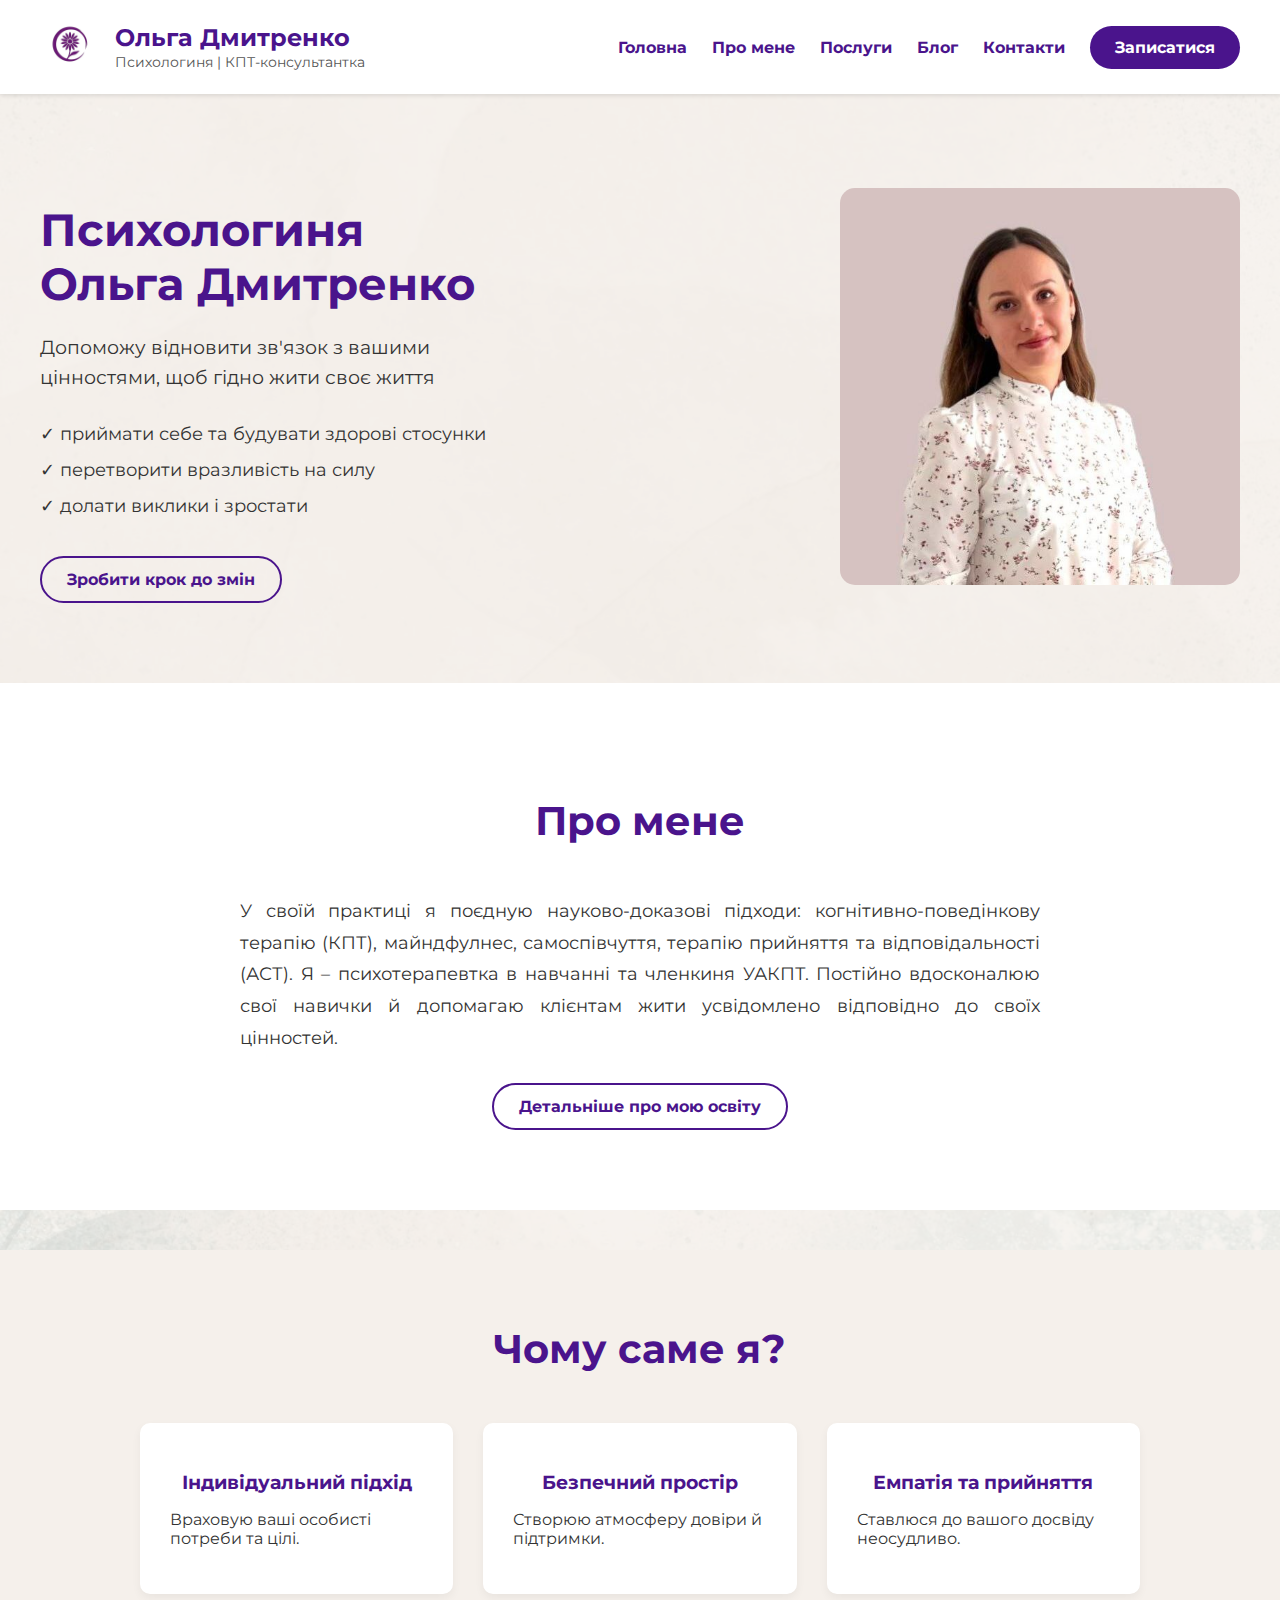
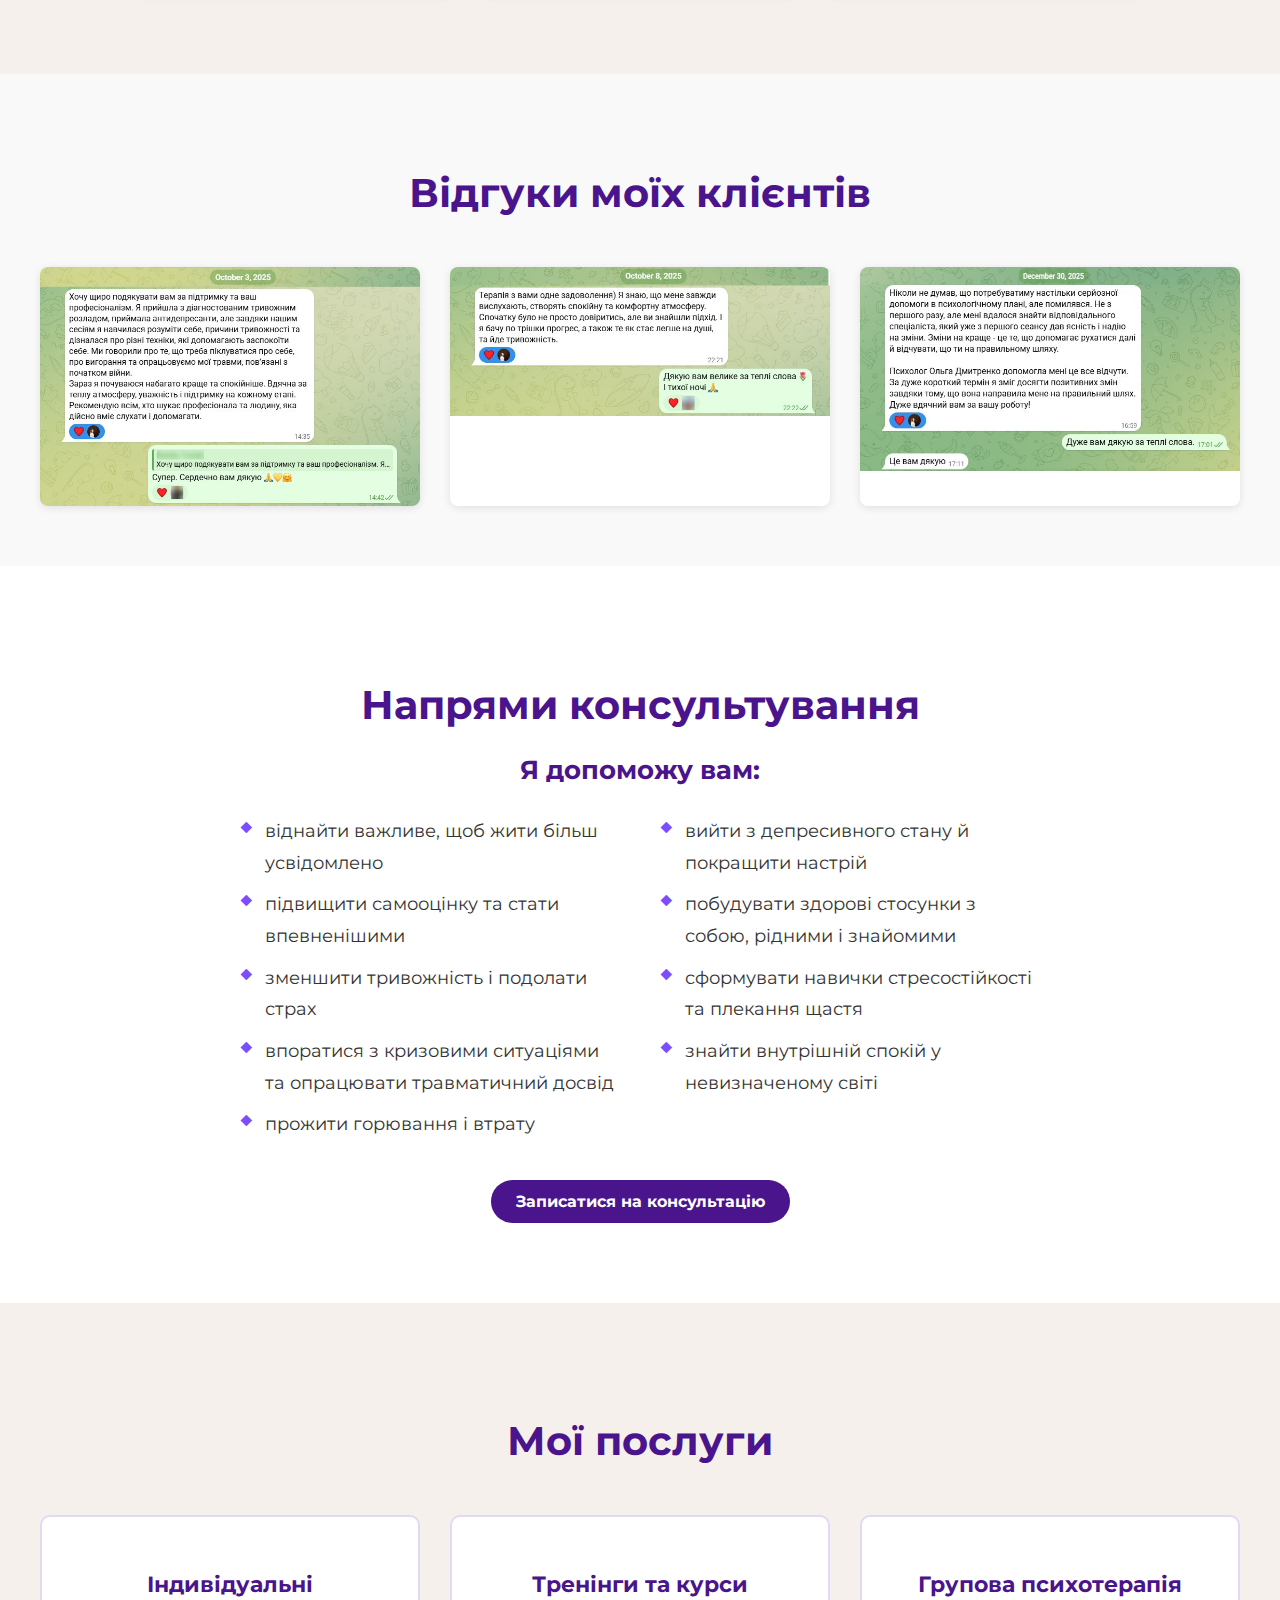
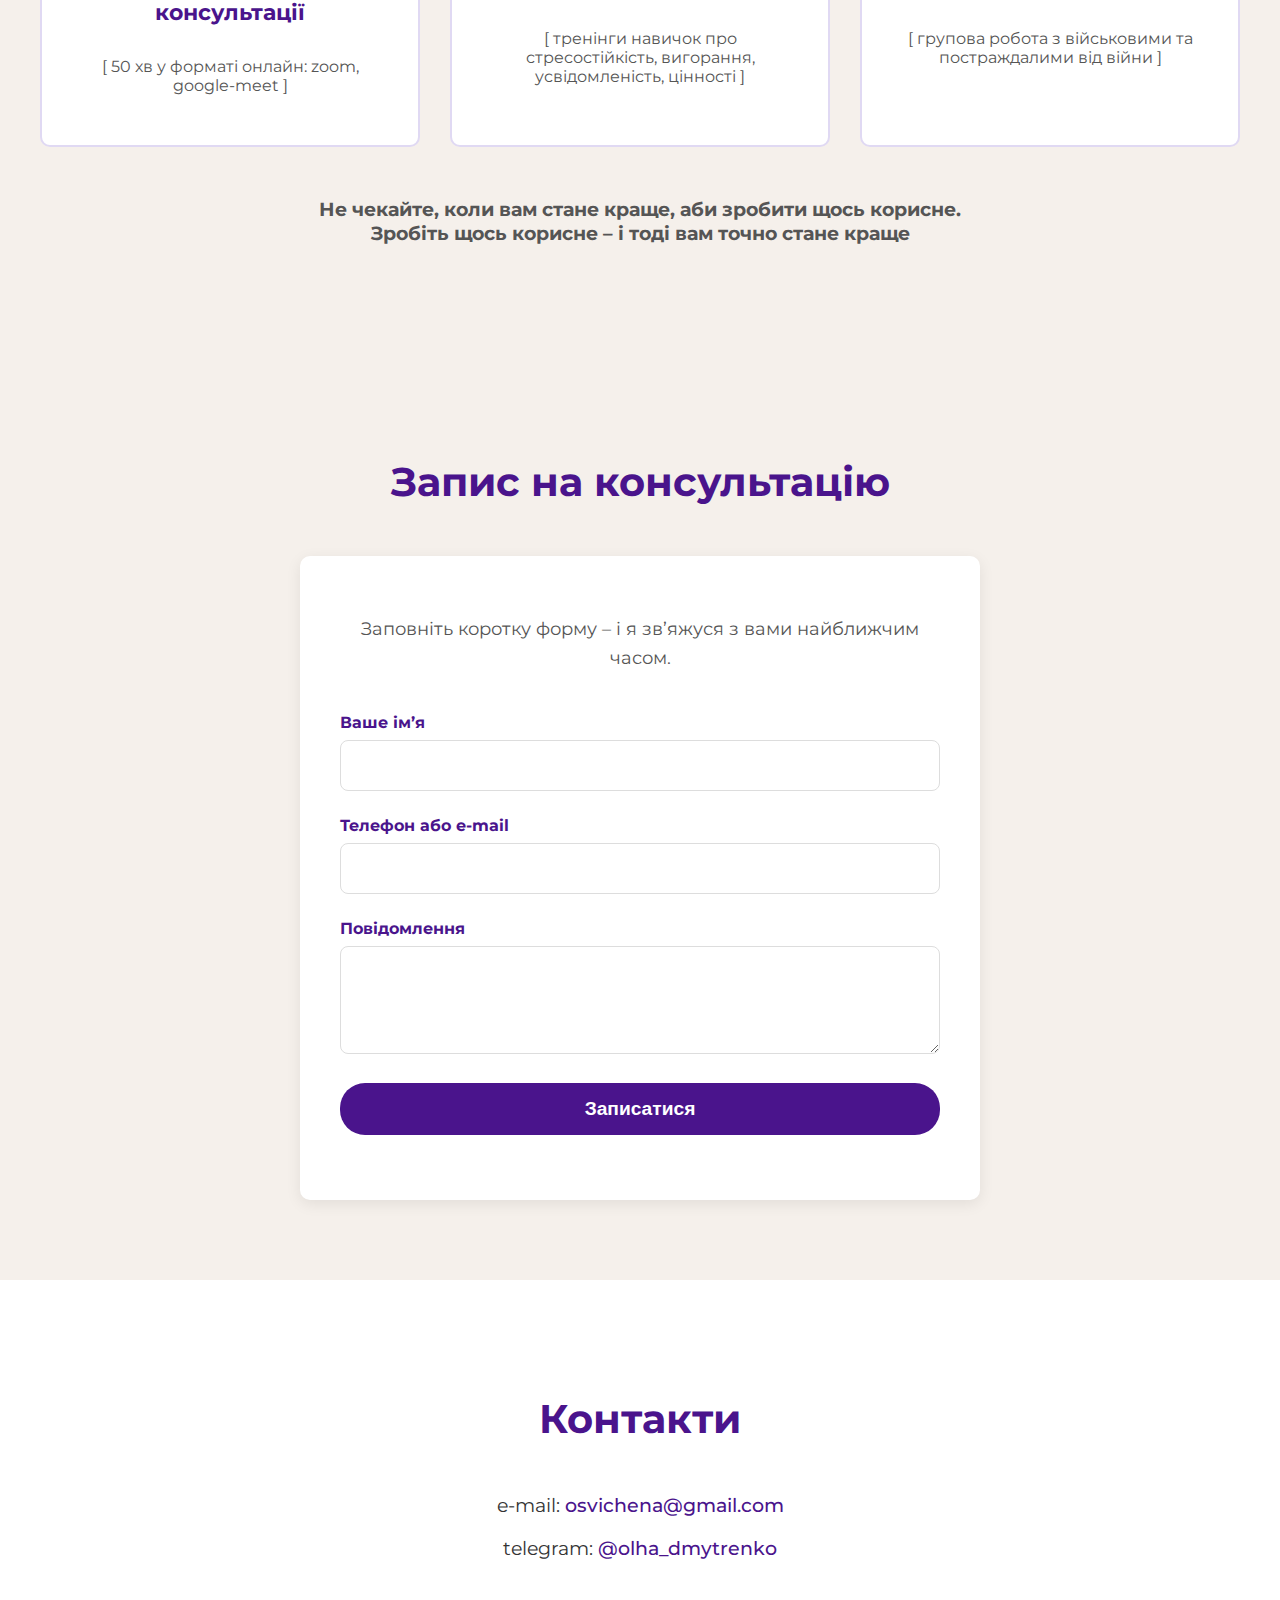
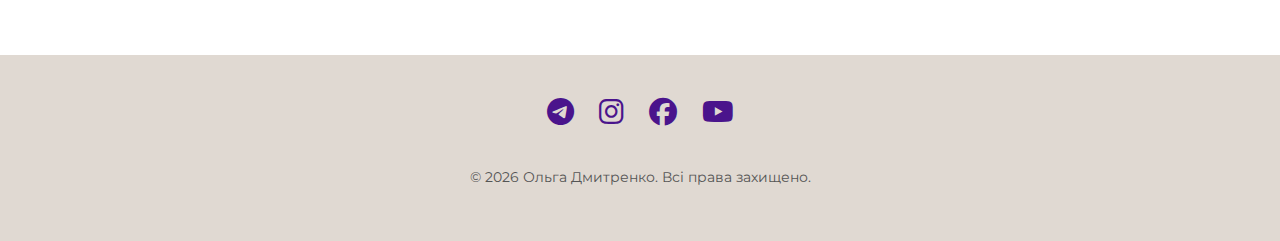
<file: index.html>
<!DOCTYPE html>
<html lang="uk">
<head>
    <meta charset="UTF-8">
    <meta name="viewport" content="width=device-width, initial-scale=1.0">
    <title>Ольга Дмитренко - Психологиня | КПТ-консультантка</title>

    <!-- SEO Meta Tags -->
    <meta name="author" content="Ольга Дмитренко">
    <meta name="description" content="Ольга Дмитренко - психолог онлайн та КПТ-консультант у Києві. Професійна допомога при тривожності, депресії, ПТСР та стресі. Запишіться на консультацію.">
    <meta name="keywords" content="психолог онлайн, КПТ-консультант Київ, психотерапевт, когнітивно-поведінкова терапія, психологічна допомога, тривожність, депресія, ПТСР, самооцінка, впевненість, майндфулнес, усвідомленість, стрес, справитися зі стресом, пережити втрату, горе, травма, криза, самоспівчуття, покращити настрій, стосунки, науково-доказовий метод, терапія прийняття і відповідальності">

    <!-- Favicon Links -->
    <link rel="apple-touch-icon" sizes="180x180" href="/apple-touch-icon.png">
    <link rel="icon" type="image/png" sizes="32x32" href="/favicon-32x32.png">
    <link rel="icon" type="image/png" sizes="16x16" href="/favicon-16x16.png">
    <link rel="manifest" href="/site.webmanifest">
    <meta name="msapplication-TileColor" content="#da532c">
    <meta name="theme-color" content="#ffffff">

    <!-- Font Awesome CDN -->
    <link rel="stylesheet" href="https://cdnjs.cloudflare.com/ajax/libs/font-awesome/6.5.2/css/all.min.css">
    <link rel="stylesheet" href="css/style.css">
    <link rel="preconnect" href="https://fonts.googleapis.com">
    <link rel="preconnect" href="https://fonts.gstatic.com" crossorigin>
    <link href="https://fonts.googleapis.com/css2?family=Montserrat:wght@400;500;700&display=swap" rel="stylesheet">
    
    <!-- Google tag (gtag.js) -->
    <script async src="https://www.googletagmanager.com/gtag/js?id=G-BVMBR32XLR"></script>
    <script>
      window.dataLayer = window.dataLayer || [];
      function gtag(){dataLayer.push(arguments);}
      gtag('js', new Date());
    
      gtag('config', 'G-BVMBR32XLR');
    </script>
</head>
<body>

    <header class="header">
        <div class="container">
            <div class="header-content">
                <div class="logo">
                    <a href="index.html">
                        <img src="images/logo.jpg" alt="Логотип Ольга Дмитренко">
                    </a>
                    <div class="logo-text">
                        <span class="name">Ольга Дмитренко</span>
                        <span class="tagline">Психологиня | КПТ-консультантка</span>
                    </div>
                </div>
                
                <button class="mobile-menu-toggle" aria-label="Open menu">
                    <span></span>
                    <span></span>
                    <span></span>
                </button>

                <div class="header-right">
                    <nav class="navigation">
                        <ul>
                            <li><a href="index.html">Головна</a></li>
                            <li><a href="education.html">Про мене</a></li>
                            <li><a href="index.html#services">Послуги</a></li>
                            <li><a href="blog.html">Блог</a></li>
                            <li><a href="index.html#contact">Контакти</a></li>
                        </ul>
                    </nav>
                    <div class="header-actions">
                        <a href="#contact-form" class="button button-primary">Записатися</a>
                    </div>
                </div>
            </div>
        </div>
    </header>

    <main>
        <section class="hero-banner" id="home">
            <div class="container">
                <div class="hero-content">
                    <div class="hero-text">
                        <h1>Психологиня<br>Ольга Дмитренко</h1>
                        <p>Допоможу відновити зв'язок з вашими цінностями, щоб гідно жити своє життя</p>
                        <ul>
                            <li>✓ приймати себе та будувати здорові стосунки</li>
                            <li>✓ перетворити вразливість на силу</li>
                            <li>✓ долати виклики і зростати</li>
                        </ul>
                        <a href="#contact-form" class="button button-secondary">Зробити крок до змін</a>
                    </div>
                    <div class="hero-image">
                        <img src="images/olga_dmytrenko_photo.jpg" alt="Фото Ольги Дмитренко">
                    </div>
                </div>
            </div>
        </section>

        <section id="about" class="about-section">
            <div class="container">
                <div class="section-title">
                    <h2>Про мене</h2>
                </div>
                <div class="about-content">
                    <p>
                        У своїй практиці я поєдную науково-доказові підходи: когнітивно-поведінкову терапію (КПТ), майндфулнес, самоспівчуття, терапію прийняття та відповідальності (АСТ). Я – психотерапевтка в навчанні та членкиня УАКПТ. Постійно вдосконалюю свої навички й допомагаю клієнтам жити усвідомлено відповідно до своїх цінностей.
                    </p>
                    <div class="text-center">
                         <a href="education.html" class="button button-secondary">Детальніше про мою освіту</a>
                    </div>
                </div>
            </div>
        </section>

        <section id="why-me" class="why-me-section">
            <div class="container">
                <div class="section-title">
                    <h2>Чому саме я?</h2>
                </div>
                <div class="features-grid">
                    <div class="feature-card">
                        <h3>Індивідуальний підхід</h3>
                        <p>Враховую ваші особисті потреби та цілі.</p>
                    </div>
                    <div class="feature-card">
                        <h3>Безпечний простір</h3>
                        <p>Створюю атмосферу довіри й підтримки.</p>
                    </div>
                    <div class="feature-card">
                        <h3>Емпатія та прийняття</h3>
                        <p>Ставлюся до вашого досвіду неосудливо.</p>
                    </div>
                </div>
            </div>
        </section>

        <section id="testimonials" class="testimonials-section">
            <div class="container">
                <div class="section-title">
                    <h2>Відгуки моїх клієнтів</h2>
                </div>
                <div class="testimonials-grid">
                    <div class="testimonial-card">
                        <img src="images/feedback1.jpg" alt="Відгук клієнта 1" class="testimonial-image">
                    </div>
                    <div class="testimonial-card">
                        <img src="images/feedback2.jpg" alt="Відгук клієнта 2" class="testimonial-image">
                    </div>
                    <div class="testimonial-card">
                        <img src="images/feedback3.jpg" alt="Відгук клієнта 3" class="testimonial-image">
                    </div>
                </div>
            </div>
        </section>
        
        <section id="consultation-areas" class="consultation-areas-section">
            <div class="container">
                <div class="section-title">
                    <h2>Напрями консультування</h2>
                </div>
                <p class="section-tagline">Я допоможу вам:</p>
                <ul class="consultation-list">
                    <li>віднайти важливе, щоб жити більш усвідомлено</li>
                    <li>підвищити самооцінку та стати впевненішими</li>
                    <li>зменшити тривожність і подолати страх</li>
                    <li>впоратися з кризовими ситуаціями та опрацювати травматичний досвід</li>
                    <li>прожити горювання і втрату</li>
                    <li>вийти з депресивного стану й покращити настрій</li>
                    <li>побудувати здорові стосунки з собою, рідними і знайомими</li>
                    <li>сформувати навички стресостійкості та плекання щастя</li>
                    <li>знайти внутрішній спокій у невизначеному світі</li>
                </ul>
                <div class="text-center">
                    <a href="#contact-form" class="button button-primary">Записатися на консультацію</a>
                </div>
            </div>
        </section>
        
        <section id="services" class="services-section">
            <div class="container">
                <div class="section-title">
                    <h2>Мої послуги</h2>
                </div>
                <div class="services-grid">
                    <div class="service-card">
                        <h3>Індивідуальні консультації</h3>
                        <p class="service-details">[ 50 хв у форматі онлайн: zoom, google-meet ]</p>
                        <!-- <p class="service-price">1200 грн</p> -->
                    </div>
                    <div class="service-card">
                        <h3>Тренінги та курси</h3>
                        <p class="service-details">[ тренінги навичок про стресостійкість, вигорання, усвідомленість, цінності ]</p>
                        <!-- <p class="service-price">500 грн / особа</p> -->
                    </div>
                    <div class="service-card">
                        <h3>Групова психотерапія</h3>
                        <p class="service-details">[ групова робота з військовими та постраждалими від війни ]</p>
                        <!-- <p class="service-price">залежить від запиту</p> -->
                    </div>
                </div>
                <div class="quote">
                    <p>Не чекайте, коли вам стане краще, аби зробити щось корисне. Зробіть щось корисне – і тоді вам точно стане краще</p>
                </div>
            </div>
        </section>

        <section id="contact-form" class="contact-form-section">
            <div class="container">
                <div class="section-title">
                    <h2>Запис на консультацію</h2>
                </div>
                <div class="form-container">
                    <p class="form-intro">Заповніть коротку форму – і я зв’яжуся з вами найближчим часом.</p>
                    <form name="contact" method="POST" action="/success.html" data-netlify="true" data-netlify-honeypot="bot-field">
                        <input type="hidden" name="form-name" value="contact" />
                        <p class="hidden">
                            <label>Don’t fill this out if you’re human: <input name="bot-field" /></label>
                        </p>
                        <div class="form-group">
                            <label for="name">Ваше ім’я</label>
                            <input type="text" id="name" name="name" required>
                        </div>
                        <div class="form-group">
                            <label for="contact-method">Телефон або e-mail</label>
                            <input type="text" id="contact-method" name="contact-method" required>
                        </div>
                        <div class="form-group">
                            <label for="message">Повідомлення</label>
                            <textarea id="message" name="message" rows="4"></textarea>
                        </div>
                        <div class="form-group">
                            <button type="submit" class="button button-primary">Записатися</button>
                        </div>
                    </form>
                </div>
            </div>
        </section>

        <section id="contact" class="contact-section">
            <div class="container">
                <div class="section-title">
                    <h2>Контакти</h2>
                </div>
                <div class="contact-content">
                    <p class="contact-line">
                        e-mail: <a href="mailto:osvichena@gmail.com">osvichena@gmail.com</a>
                    </p>
                    <p class="contact-line">
                        telegram: <a href="https://t.me/olha_dmytrenko" target="_blank">@olha_dmytrenko</a>
                    </p>
                </div>
            </div>
        </section>
    </main>

    <footer class="site-footer">
        <div class="container">
            <div class="social-links">
                <a href="https://t.me/olha_dmytrenko" target="_blank" title="Telegram"><i class="fa-brands fa-telegram"></i></a>
                <a href="https://www.instagram.com/odmytrenko.psy" target="_blank" title="Instagram"><i class="fa-brands fa-instagram"></i></a>
                <a href="https://facebook.com/your-profile" target="_blank" title="Facebook"><i class="fa-brands fa-facebook"></i></a>
                <a href="https://www.youtube.com/@osvichena" target="_blank" title="YouTube"><i class="fa-brands fa-youtube"></i></a>
            </div>
            <div class="copyright">
                <p>© 2026 Ольга Дмитренко. Всі права захищено.</p>
            </div>
        </div>
    </footer>

    <!-- Go Up Button -->
    <a href="#" class="go-up-button"><i class="fas fa-arrow-up"></i></a>

    <script>
        const menuToggle = document.querySelector('.mobile-menu-toggle');
        const headerRight = document.querySelector('.header-right');
        const navLinks = document.querySelectorAll('.navigation a');

        menuToggle.addEventListener('click', () => {
            headerRight.classList.toggle('active');
            menuToggle.classList.toggle('active');
        });

        navLinks.forEach(link => {
            link.addEventListener('click', () => {
                if (headerRight.classList.contains('active')) {
                    headerRight.classList.remove('active');
                    menuToggle.classList.remove('active');
                }
            });
        });
    </script>

</body>
</html>
</file>
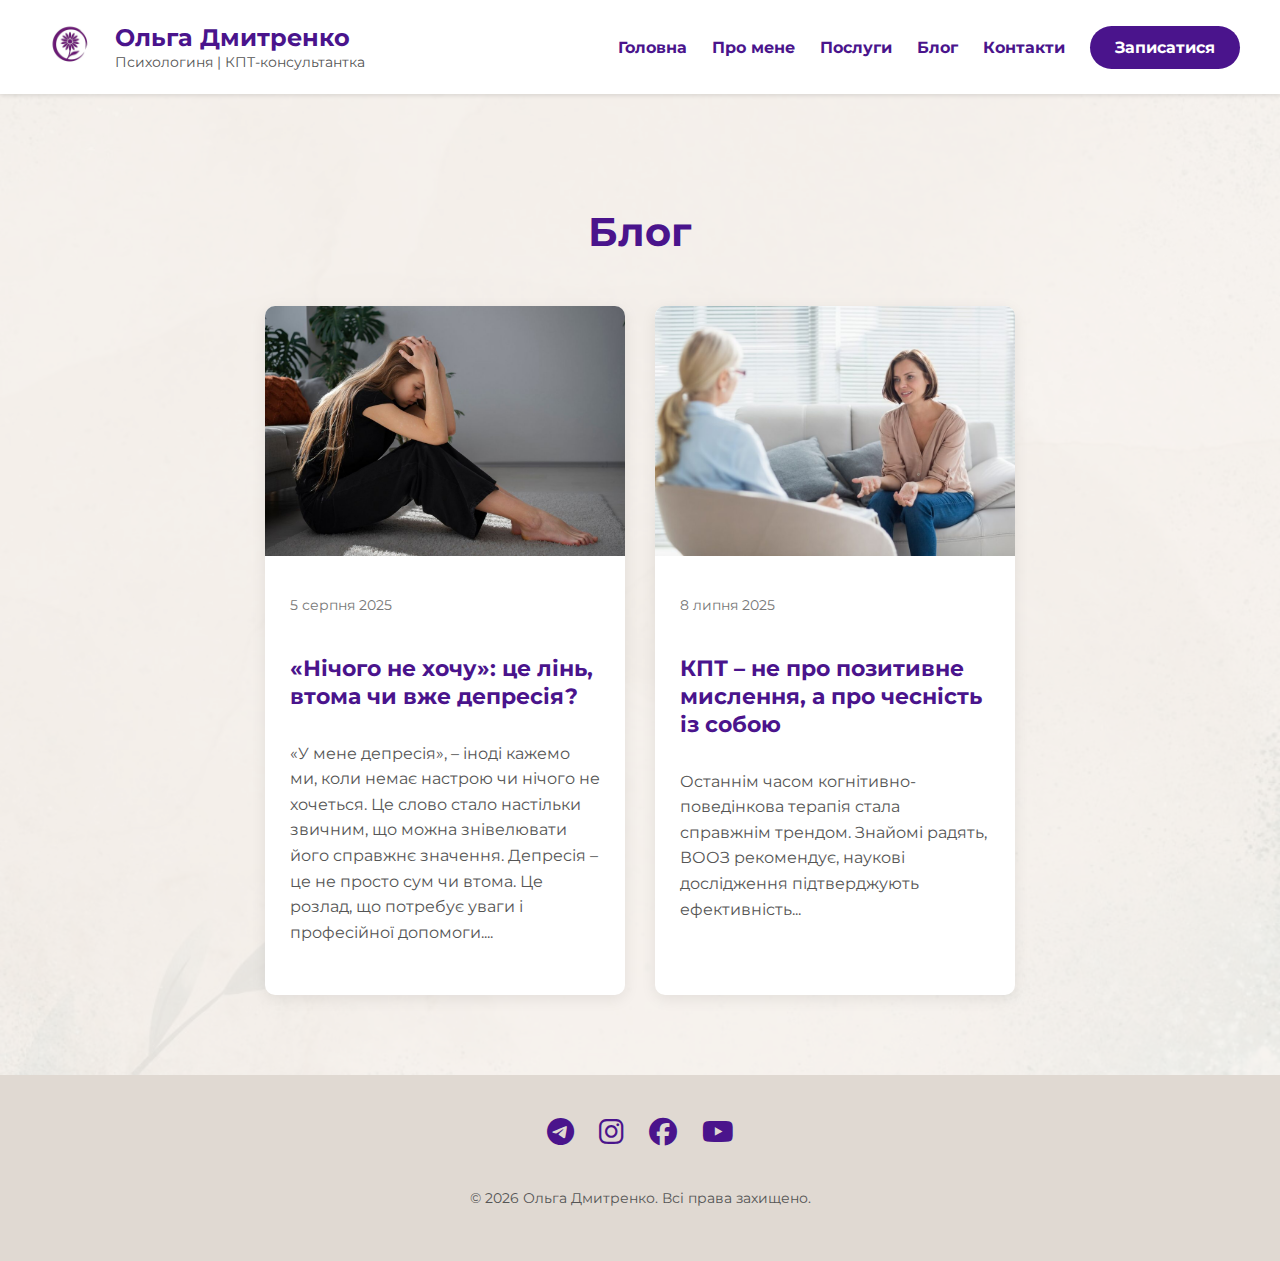
<file: blog.html>
<!DOCTYPE html>
<html lang="uk">
<head>
    <meta charset="UTF-8">
    <meta name="viewport" content="width=device-width, initial-scale=1.0">
    <title>Блог - Ольга Дмитренко</title>
    
    <!-- SEO Meta Tags -->
    <meta name="author" content="Ольга Дмитренко">
    <meta name="description" content="Блог психолога та КПТ-консультанта Ольги Дмитренко. Статті про тривожність, депресію, стрес, самооцінку та усвідомленість.">
    <meta name="keywords" content="блог психолога, кпт, психологія, тривожність, депресія, самооцінка, стрес, усвідомленість, майндфулнес, психологічна допомога">

    <!-- Favicon Links -->
    <link rel="apple-touch-icon" sizes="180x180" href="/apple-touch-icon.png">
    <link rel="icon" type="image/png" sizes="32x32" href="/favicon-32x32.png">
    <link rel="icon" type="image/png" sizes="16x16" href="/favicon-16x16.png">
    <link rel="manifest" href="/site.webmanifest">
    <meta name="msapplication-TileColor" content="#da532c">
    <meta name="theme-color" content="#ffffff">

    <!-- Stylesheets -->
    <link rel="stylesheet" href="https://cdnjs.cloudflare.com/ajax/libs/font-awesome/6.5.2/css/all.min.css">
    <link rel="stylesheet" href="css/style.css">
    <link rel="preconnect" href="https://fonts.googleapis.com">
    <link rel="preconnect" href="https://fonts.gstatic.com" crossorigin>
    <link href="https://fonts.googleapis.com/css2?family=Montserrat:wght@400;500;700&display=swap" rel="stylesheet">

    <!-- Google tag (gtag.js) -->
    <script async src="https://www.googletagmanager.com/gtag/js?id=G-BVMBR32XLR"></script>
    <script>
      window.dataLayer = window.dataLayer || [];
      function gtag(){dataLayer.push(arguments);}
      gtag('js', new Date());
    
      gtag('config', 'G-BVMBR32XLR');
    </script>
</head>
<body>

    <header class="header">
        <div class="container">
            <div class="header-content">
                <div class="logo">
                    <a href="index.html">
                        <img src="images/logo.jpg" alt="Логотип Ольга Дмитренко">
                    </a>
                    <div class="logo-text">
                        <span class="name">Ольга Дмитренко</span>
                        <span class="tagline">Психологиня | КПТ-консультантка</span>
                    </div>
                </div>
                
                <button class="mobile-menu-toggle" aria-label="Open menu">
                    <span></span>
                    <span></span>
                    <span></span>
                </button>

                <div class="header-right">
                    <nav class="navigation">
                        <ul>
                            <li><a href="index.html">Головна</a></li>
                            <li><a href="education.html">Про мене</a></li>
                            <li><a href="index.html#services">Послуги</a></li>
                            <li><a href="blog.html">Блог</a></li>
                            <li><a href="index.html#contact">Контакти</a></li>
                        </ul>
                    </nav>
                    <div class="header-actions">
                        <a href="index.html#contact-form" class="button button-primary">Записатися</a>
                    </div>
                </div>
            </div>
        </div>
    </header>

    <main>
        <section class="blog-section">
            <div class="container">
                <div class="section-title">
                    <h2>Блог</h2>
                </div>

                <div class="blog-grid">
                    <!-- New Depression Article -->
                    <div class="post-card">
                        <a href="post-depression.html" class="post-card-link">
                            <img src="images/depression.jpg" alt="Жінка в стані депресії" class="post-image">
                            <div class="post-content">
                                <p class="post-meta">5 серпня 2025</p>
                                <h3 class="post-title">«Нічого не хочу»: це лінь, втома чи вже депресія?</h3>
                                <p class="post-excerpt">«У мене депресія», – іноді кажемо ми, коли немає настрою чи нічого не хочеться. Це слово стало настільки
звичним, що можна знівелювати його справжнє значення. Депресія – це не просто сум чи втома. Це розлад, що потребує уваги і професійної допомоги....</p>
                            </div>
                        </a>
                    </div>
                    <!-- KPT Article -->
                    <div class="post-card">
                        <a href="post-kpt.html" class="post-card-link">
                            <img src="images/kpt-1.jpg" alt="Ілюстрація до статті про КПТ" class="post-image">
                            <div class="post-content">
                                <p class="post-meta">8 липня 2025</p>
                                <h3 class="post-title">КПТ – не про позитивне мислення, а про чесність із собою</h3>
                                <p class="post-excerpt">Останнім часом когнітивно-поведінкова терапія стала справжнім трендом. Знайомі радять, ВООЗ рекомендує, наукові дослідження підтверджують ефективність...</p>
                            </div>
                        </a>
                    </div>

                </div>
            </div>
        </section>
    </main>

    <footer class="site-footer">
        <div class="container">
            <div class="social-links">
                <a href="https://t.me/olha_dmytrenko" target="_blank" title="Telegram"><i class="fa-brands fa-telegram"></i></a>
                <a href="https://www.instagram.com/odmytrenko.psy" target="_blank" title="Instagram"><i class="fa-brands fa-instagram"></i></a>
                <a href="https://www.facebook.com/profile.php?id=61577846654456" target="_blank" title="Facebook"><i class="fa-brands fa-facebook"></i></a>
                <a href="https://www.youtube.com/@osvichena" target="_blank" title="YouTube"><i class="fa-brands fa-youtube"></i></a>
            </div>
            <div class="copyright">
                <p>© 2026 Ольга Дмитренко. Всі права захищено.</p>
            </div>
        </div>
    </footer>

    <script>
        const menuToggle = document.querySelector('.mobile-menu-toggle');
        const headerRight = document.querySelector('.header-right');
        
        menuToggle.addEventListener('click', () => {
            headerRight.classList.toggle('active');
            menuToggle.classList.toggle('active');
        });
    </script>
<a href="#" class="go-up-button"><i class="fas fa-arrow-up"></i></a>
</body>
</html>
</file>
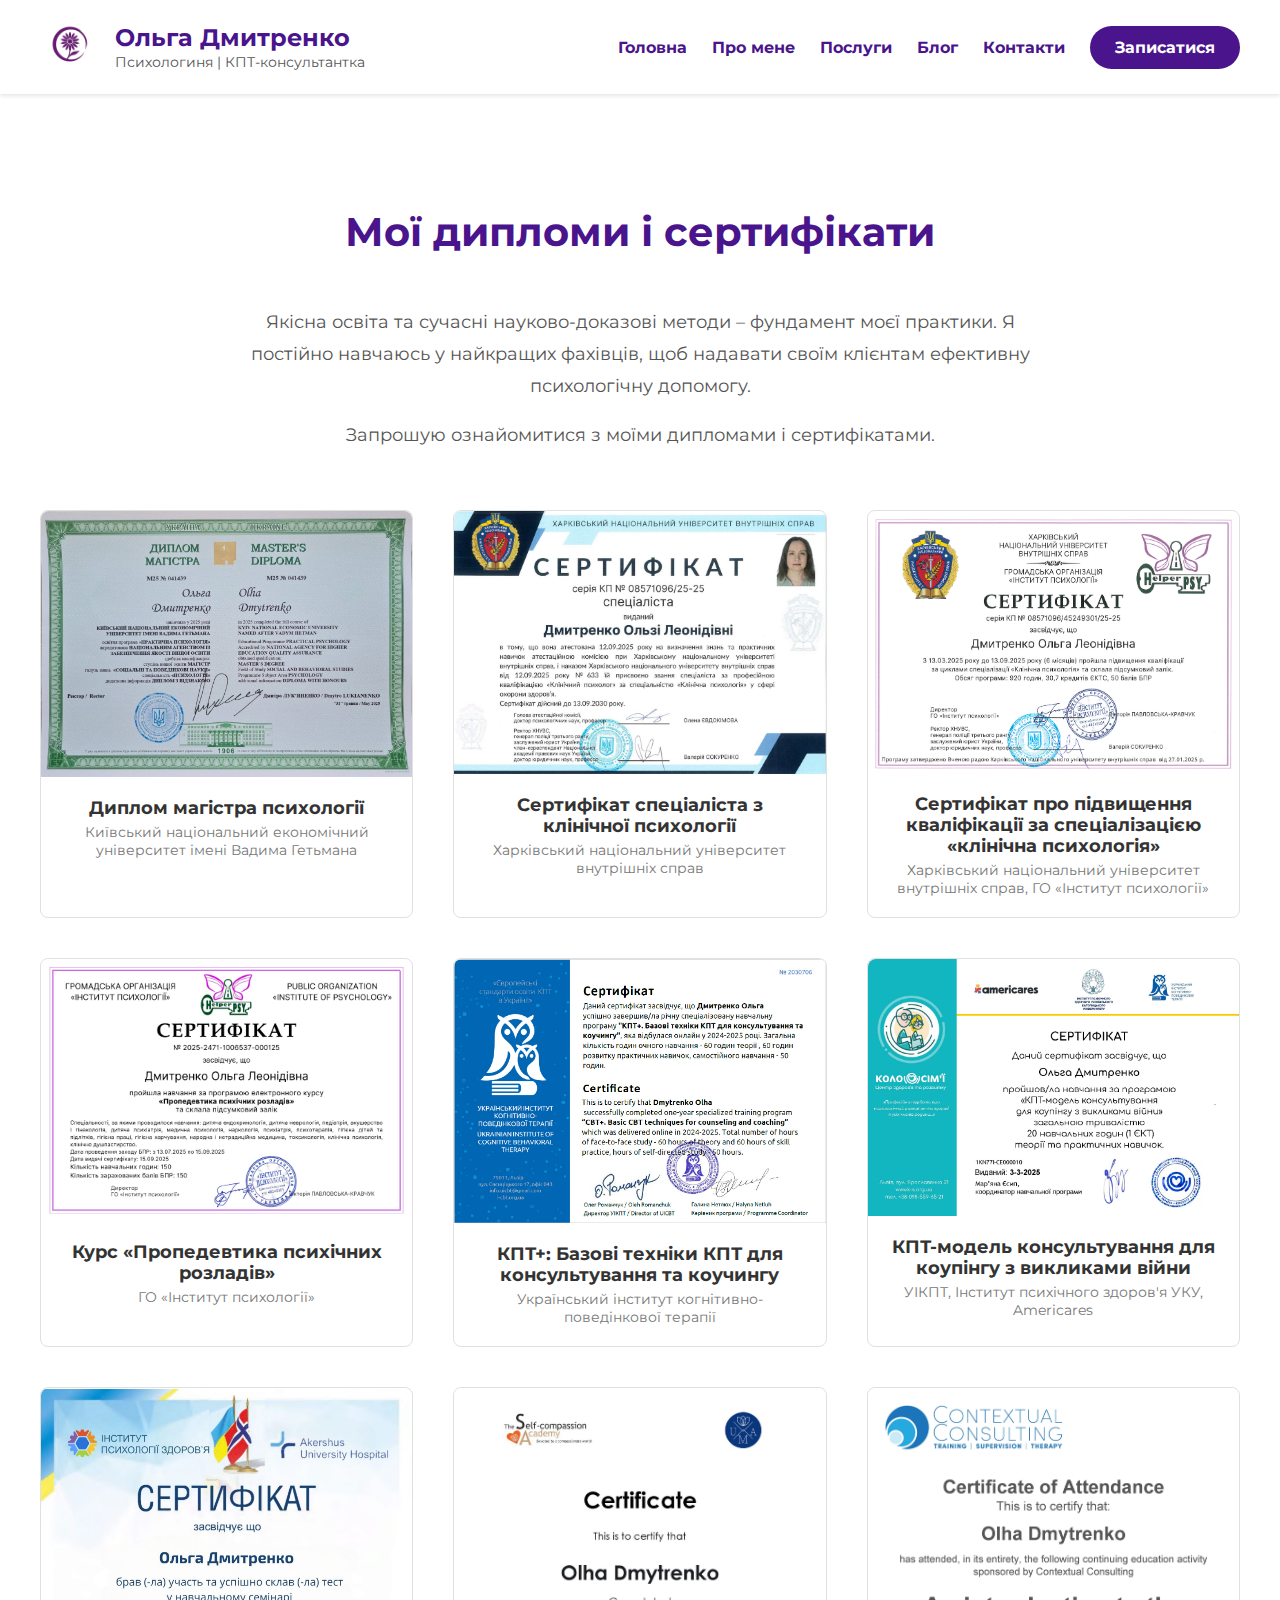
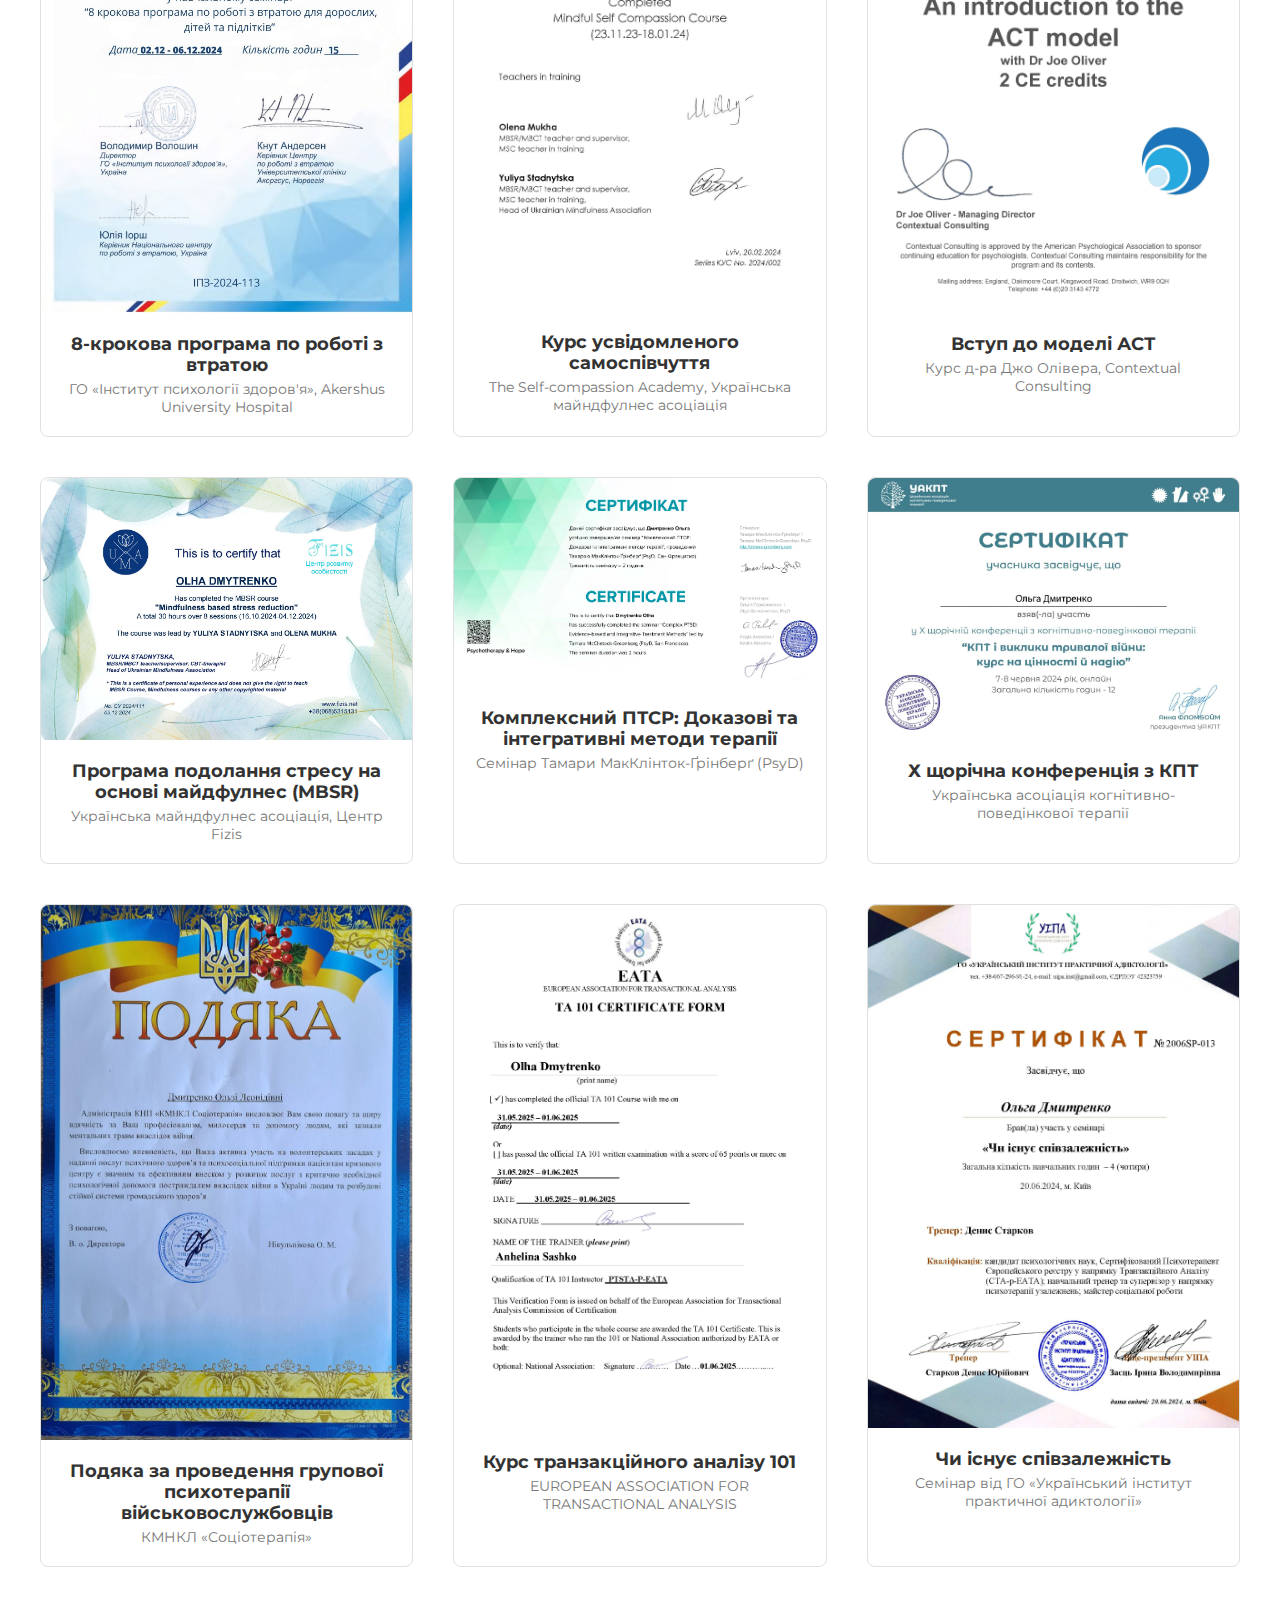
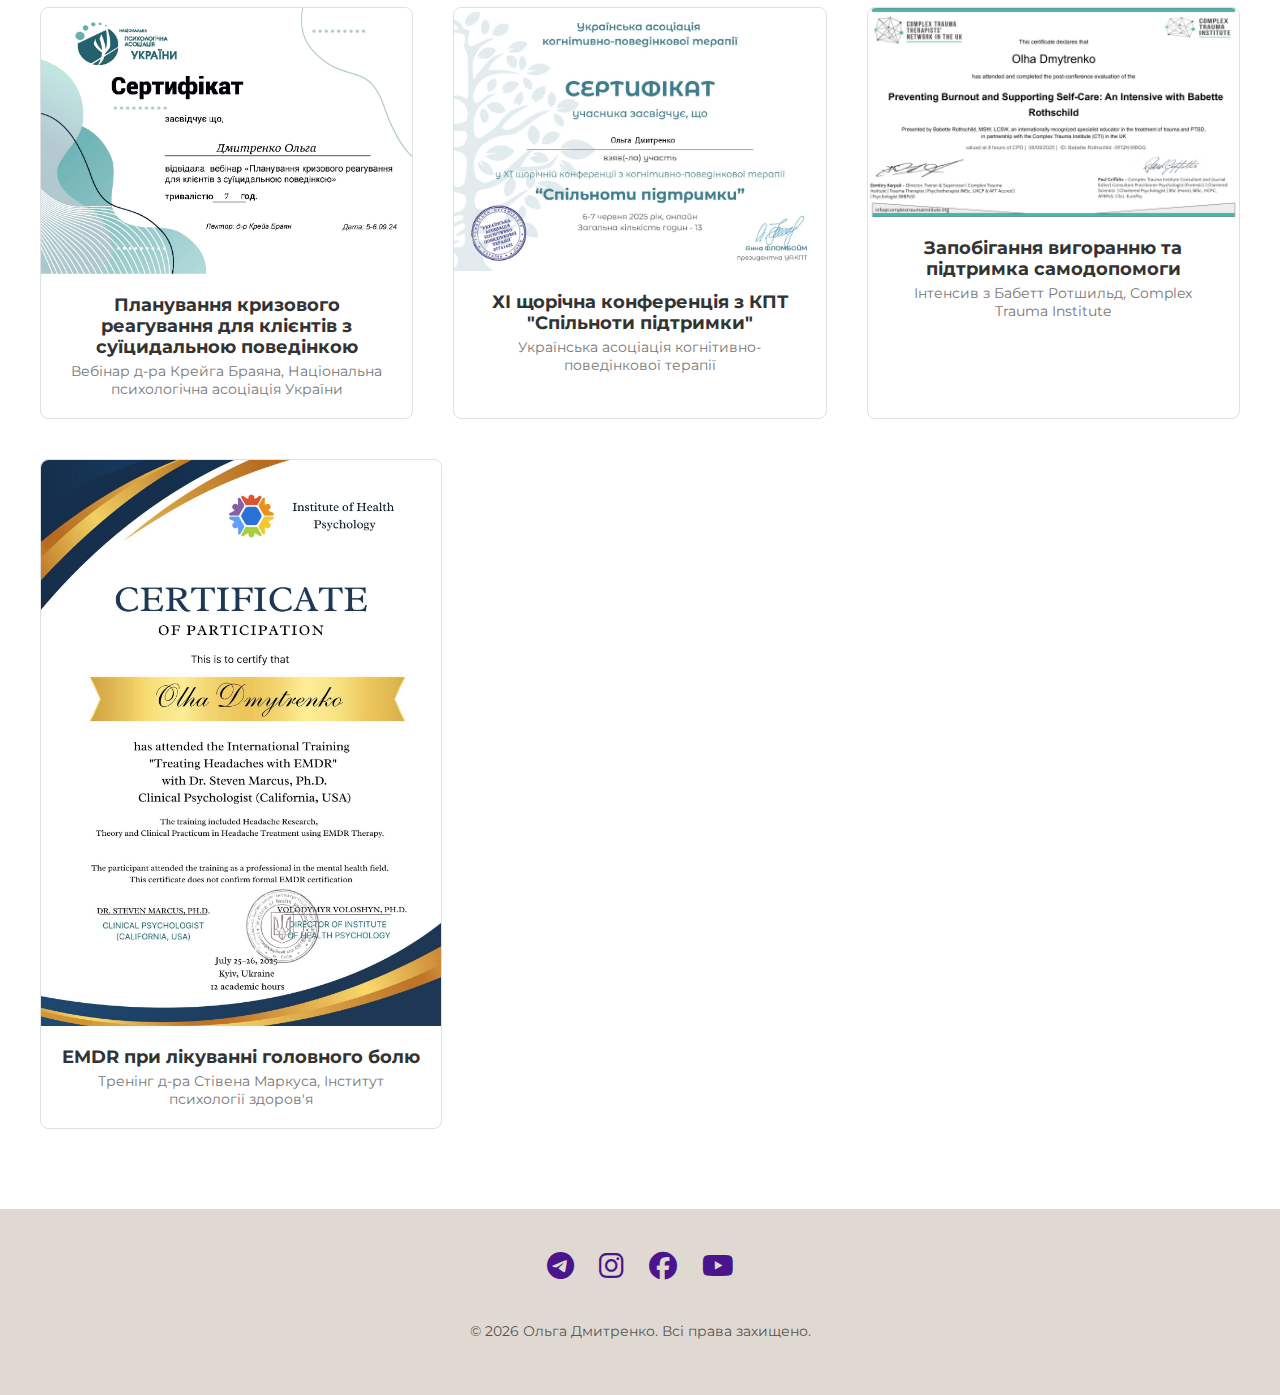
<file: education.html>
<!DOCTYPE html>
<html lang="uk">
<head>
    <meta charset="UTF-8">
    <meta name="viewport" content="width=device-width, initial-scale=1.0">
    <title>Освіта та сертифікати - Ольга Дмитренко</title>
    
    <!-- SEO Meta Tags -->
    <meta name="author" content="Ольга Дмитренко">
    <meta name="description" content="Дипломи та сертифікати психологині Ольги Дмитренко. Підтвердження кваліфікації в КПТ, ACT, майндфулнес та інших методах.">

    <!-- Favicon Links -->
    <link rel="apple-touch-icon" sizes="180x180" href="/apple-touch-icon.png">
    <link rel="icon" type="image/png" sizes="32x32" href="/favicon-32x32.png">
    <link rel="icon" type="image/png" sizes="16x16" href="/favicon-16x16.png">
    <link rel="manifest" href="/site.webmanifest">
    <meta name="msapplication-TileColor" content="#da532c">
    <meta name="theme-color" content="#ffffff">

    <!-- Font Awesome CDN -->
    <link rel="stylesheet" href="https://cdnjs.cloudflare.com/ajax/libs/font-awesome/6.5.2/css/all.min.css">
    <link rel="stylesheet" href="css/style.css">
    <link rel="preconnect" href="https://fonts.googleapis.com">
    <link rel="preconnect" href="https://fonts.gstatic.com" crossorigin>
    <link href="https://fonts.googleapis.com/css2?family=Montserrat:wght@400;500;700&display=swap" rel="stylesheet">
    
    <!-- Google tag (gtag.js) -->
    <script async src="https://www.googletagmanager.com/gtag/js?id=G-BVMBR32XLR"></script>
    <script>
      window.dataLayer = window.dataLayer || [];
      function gtag(){dataLayer.push(arguments);}
      gtag('js', new Date());
    
      gtag('config', 'G-BVMBR32XLR');
    </script>
</head>
<body>

    <!-- Reused Header -->
    <header class="header">
        <div class="container">
            <div class="header-content">
                <div class="logo">
                    <a href="index.html">
                        <img src="images/logo.jpg" alt="Логотип Ольга Дмитренко">
                    </a>
                    <div class="logo-text">
                        <span class="name">Ольга Дмитренко</span>
                        <span class="tagline">Психологиня | КПТ-консультантка</span>
                    </div>
                </div>
                
                <button class="mobile-menu-toggle" aria-label="Open menu">
                    <span></span>
                    <span></span>
                    <span></span>
                </button>

                <div class="header-right">
                    <nav class="navigation">
                        <ul>
                            <li><a href="index.html">Головна</a></li>
                            <li><a href="education.html">Про мене</a></li>
                            <li><a href="index.html#services">Послуги</a></li>
                            <li><a href="blog.html">Блог</a></li>
                            <li><a href="index.html#contact">Контакти</a></li>
                        </ul>
                    </nav>
                    <div class="header-actions">
                        <!-- This link is now updated -->
                        <a href="index.html#contact-form" class="button button-primary">Записатися</a>
                    </div>
                </div>
            </div>
        </div>
    </header>

    <!-- Main Content for Education Page -->
    <main>
        <section class="education-section">
            <div class="container">
                <div class="section-title">
                    <h2>Мої дипломи і сертифікати</h2>
                </div>
                <div class="education-intro">
                    <p>Якісна освіта та сучасні науково-доказові методи – фундамент моєї практики. Я постійно навчаюсь у найкращих фахівців, щоб надавати своїм клієнтам ефективну психологічну допомогу.</p>
                    <p>Запрошую ознайомитися з моїми дипломами і сертифікатами.</p>
                </div>

                <!-- Certificate Gallery Grid -->
                <div class="certificate-grid">

                    <div class="certificate-card">
                        <img src="images/diploma.jpg" alt="Диплом Магістра" class="certificate-image">
                        <div class="certificate-caption">
                            <h3 class="certificate-title">Диплом магістра психології</h3>
                            <p class="certificate-source">Київський національний економічний університет імені Вадима Гетьмана</p>
                        </div>
                    </div>

                    <div class="certificate-card">
                        <img src="images/cert-17.jpg" alt="Сертифікат спеціаліста з клінічної психології" class="certificate-image">
                        <div class="certificate-caption">
                            <h3 class="certificate-title">Сертифікат спеціаліста з клінічної психології</h3>
                            <p class="certificate-source">Харківський національний університет внутрішніх справ</p>
                        </div>
                    </div>
                    
                    <div class="certificate-card">
                        <img src="images/cert-18.jpg" alt="Сертифікат про підвищення кваліфікації за спеціалізацією клінічна психологія" class="certificate-image">
                        <div class="certificate-caption">
                            <h3 class="certificate-title">Сертифікат про підвищення кваліфікації за спеціалізацією «клінічна психологія»</h3>
                            <p class="certificate-source">Харківський національний університет внутрішніх справ, ГО «Інститут психології»</p>
                        </div>
                    </div>
                    
                    <div class="certificate-card">
                        <img src="images/cert-15.jpg" alt="Курс Пропедевтика психічних розладів" class="certificate-image">
                        <div class="certificate-caption">
                            <h3 class="certificate-title">Курс «Пропедевтика психічних розладів»</h3>
                            <p class="certificate-source">ГО «Інститут психології»</p>
                        </div>
                    </div>
                    
                    <div class="certificate-card">
                        <img src="images/cert-1.jpg" alt="Сертифікат КПТ+" class="certificate-image">
                        <div class="certificate-caption">
                            <h3 class="certificate-title">КПТ+: Базові техніки КПТ для консультування та коучингу</h3>
                            <p class="certificate-source">Український інститут когнітивно-поведінкової терапії</p>
                        </div>
                    </div>

                    <div class="certificate-card">
                        <img src="images/cert-2.jpg" alt="Сертифікат КПТ-модель" class="certificate-image">
                        <div class="certificate-caption">
                            <h3 class="certificate-title">КПТ-модель консультування для коупінгу з викликами війни</h3>
                            <p class="certificate-source">УІКПТ, Інститут психічного здоров'я УКУ, Americares</p>
                        </div>
                    </div>

                    <div class="certificate-card">
                        <img src="images/cert-6.jpg" alt="Сертифікат 8-крокова програма по роботі з втратою" class="certificate-image">
                        <div class="certificate-caption">
                            <h3 class="certificate-title">8-крокова програма по роботі з втратою</h3>
                            <p class="certificate-source">ГО «Інститут психології здоров'я», Akershus University Hospital</p>
                        </div>
                    </div>
                    

                    <div class="certificate-card">
                        <img src="images/cert-4_Page_2.jpg" alt="Сертифікат Усвідомленого самоспівчуття (English)" class="certificate-image">
                        <div class="certificate-caption">
                            <h3 class="certificate-title">Курс усвідомленого самоспівчуття</h3>
                            <p class="certificate-source">The Self-compassion Academy, Українська майндфулнес асоціація</p>
                        </div>
                    </div>
                    
                    <div class="certificate-card">
                        <img src="images/cert-5.jpg" alt="Сертифікат Вступ до моделі АСТ" class="certificate-image">
                        <div class="certificate-caption">
                            <h3 class="certificate-title">Вступ до моделі АСТ</h3>
                            <p class="certificate-source">Курс д-ра Джо Олівера, Contextual Consulting</p>
                        </div>
                    </div>

                    <div class="certificate-card">
                        <img src="images/cert-3_Page_2.jpg" alt="Сертифікат MBSR (English)" class="certificate-image">
                        <div class="certificate-caption">
                            <h3 class="certificate-title">Програма подолання стресу на основі майдфулнес (MBSR)</h3>
                            <p class="certificate-source">Українська майндфулнес асоціація, Центр Fizis</p>
                        </div>
                    </div>
                    
                    
                    <div class="certificate-card">
                        <img src="images/cert-7.jpg" alt="Сертифікат Комплексний ПТСР" class="certificate-image">
                        <div class="certificate-caption">
                            <h3 class="certificate-title">Комплексний ПТСР: Доказові та інтегративні методи терапії</h3>
                            <p class="certificate-source">Семінар Тамари МакКлінток-Ґрінберґ (PsyD)</p>
                        </div>
                    </div>
                    
                    <div class="certificate-card">
                        <img src="images/cert-8.jpg" alt="Сертифікат Х щорічна конференція з КПТ" class="certificate-image">
                        <div class="certificate-caption">
                            <h3 class="certificate-title">Х щорічна конференція з КПТ</h3>
                            <p class="certificate-source">Українська асоціація когнітивно-поведінкової терапії</p>
                        </div>
                    </div>
                    
                    <div class="certificate-card">
                        <img src="images/cert-9.jpg" alt="Подяка КМНКЛ Соціотерапія" class="certificate-image">
                        <div class="certificate-caption">
                            <h3 class="certificate-title">Подяка за проведення групової психотерапії військовослужбовців</h3>
                            <p class="certificate-source">КМНКЛ «Соціотерапія»</p>
                        </div>
                    </div>

                    <div class="certificate-card">
                        <img src="images/cert-13.jpg" alt="Сертифікат Курс транзакційного аналізу 101" class="certificate-image">
                        <div class="certificate-caption">
                            <h3 class="certificate-title">Курс транзакційного аналізу 101</h3>
                            <p class="certificate-source">EUROPEAN ASSOCIATION FOR TRANSACTIONAL ANALYSIS</p>
                        </div>
                    </div>

                    <div class="certificate-card">
                        <img src="images/cert-11.jpg" alt="Сертифікат Чи існує співзалежність" class="certificate-image">
                        <div class="certificate-caption">
                            <h3 class="certificate-title">Чи існує співзалежність</h3>
                            <p class="certificate-source">Семінар від ГО «Український інститут практичної адиктології»</p>
                        </div>
                    </div>
                    
                    <div class="certificate-card">
                        <img src="images/cert-10.jpg" alt="Сертифікат Планування кризового реагування" class="certificate-image">
                        <div class="certificate-caption">
                            <h3 class="certificate-title">Планування кризового реагування для клієнтів з суїцидальною поведінкою</h3>
                            <p class="certificate-source">Вебінар д-ра Крейга Браяна, Національна психологічна асоціація України</p>
                        </div>
                    </div>
                    
                    
                    <div class="certificate-card">
                        <img src="images/cert-12.jpg" alt="Сертифікат ХІ щорічна конференція з КПТ" class="certificate-image">
                        <div class="certificate-caption">
                            <h3 class="certificate-title">ХІ щорічна конференція з КПТ "Спільноти підтримки"</h3>
                            <p class="certificate-source">Українська асоціація когнітивно-поведінкової терапії</p>
                        </div>
                    </div>

                    <div class="certificate-card">
                        <img src="images/cert-16.jpg" alt="Запобігання вигоранню та підтримка самодопомоги" class="certificate-image">
                        <div class="certificate-caption">
                            <h3 class="certificate-title">Запобігання вигоранню та підтримка самодопомоги</h3>
                            <p class="certificate-source">Інтенсив з Бабетт Ротшильд, Complex Trauma Institute</p>
                        </div>
                    </div>
                    
                    <div class="certificate-card certificate-card-vertical">
                        <img src="images/cert-14.jpg" alt="Сертифікат EMDR при лікуванні головного болю" class="certificate-image">
                        <div class="certificate-caption">
                            <h3 class="certificate-title">EMDR при лікуванні головного болю</h3>
                            <p class="certificate-source">Тренінг д-ра Стівена Маркуса, Інститут психології здоров'я</p>
                        </div>
                    </div>

                </div>
            </div>
        </section>
    </main>

    <!-- Reused Footer -->
    <footer class="site-footer">
        <div class="container">
            <div class="social-links">
                <a href="https://t.me/olha_dmytrenko" target="_blank" title="Telegram"><i class="fa-brands fa-telegram"></i></a>
                <a href="https://www.instagram.com/odmytrenko.psy" target="_blank" title="Instagram"><i class="fa-brands fa-instagram"></i></a>
                <a href="https://www.facebook.com/profile.php?id=61577846654456" target="_blank" title="Facebook"><i class="fa-brands fa-facebook"></i></a>
                <a href="https://www.youtube.com/@osvichena" target="_blank" title="YouTube"><i class="fa-brands fa-youtube"></i></a>
            </div>
            <div class="copyright">
                <p>© 2026 Ольга Дмитренко. Всі права захищено.</p>
            </div>
        </div>
    </footer>

    <script>
        const menuToggle = document.querySelector('.mobile-menu-toggle');
        const headerRight = document.querySelector('.header-right');
        
        menuToggle.addEventListener('click', () => {
            headerRight.classList.toggle('active');
            menuToggle.classList.toggle('active');
        });
    </script>
<a href="#" class="go-up-button"><i class="fas fa-arrow-up"></i></a>
</body>
</html>
</file>
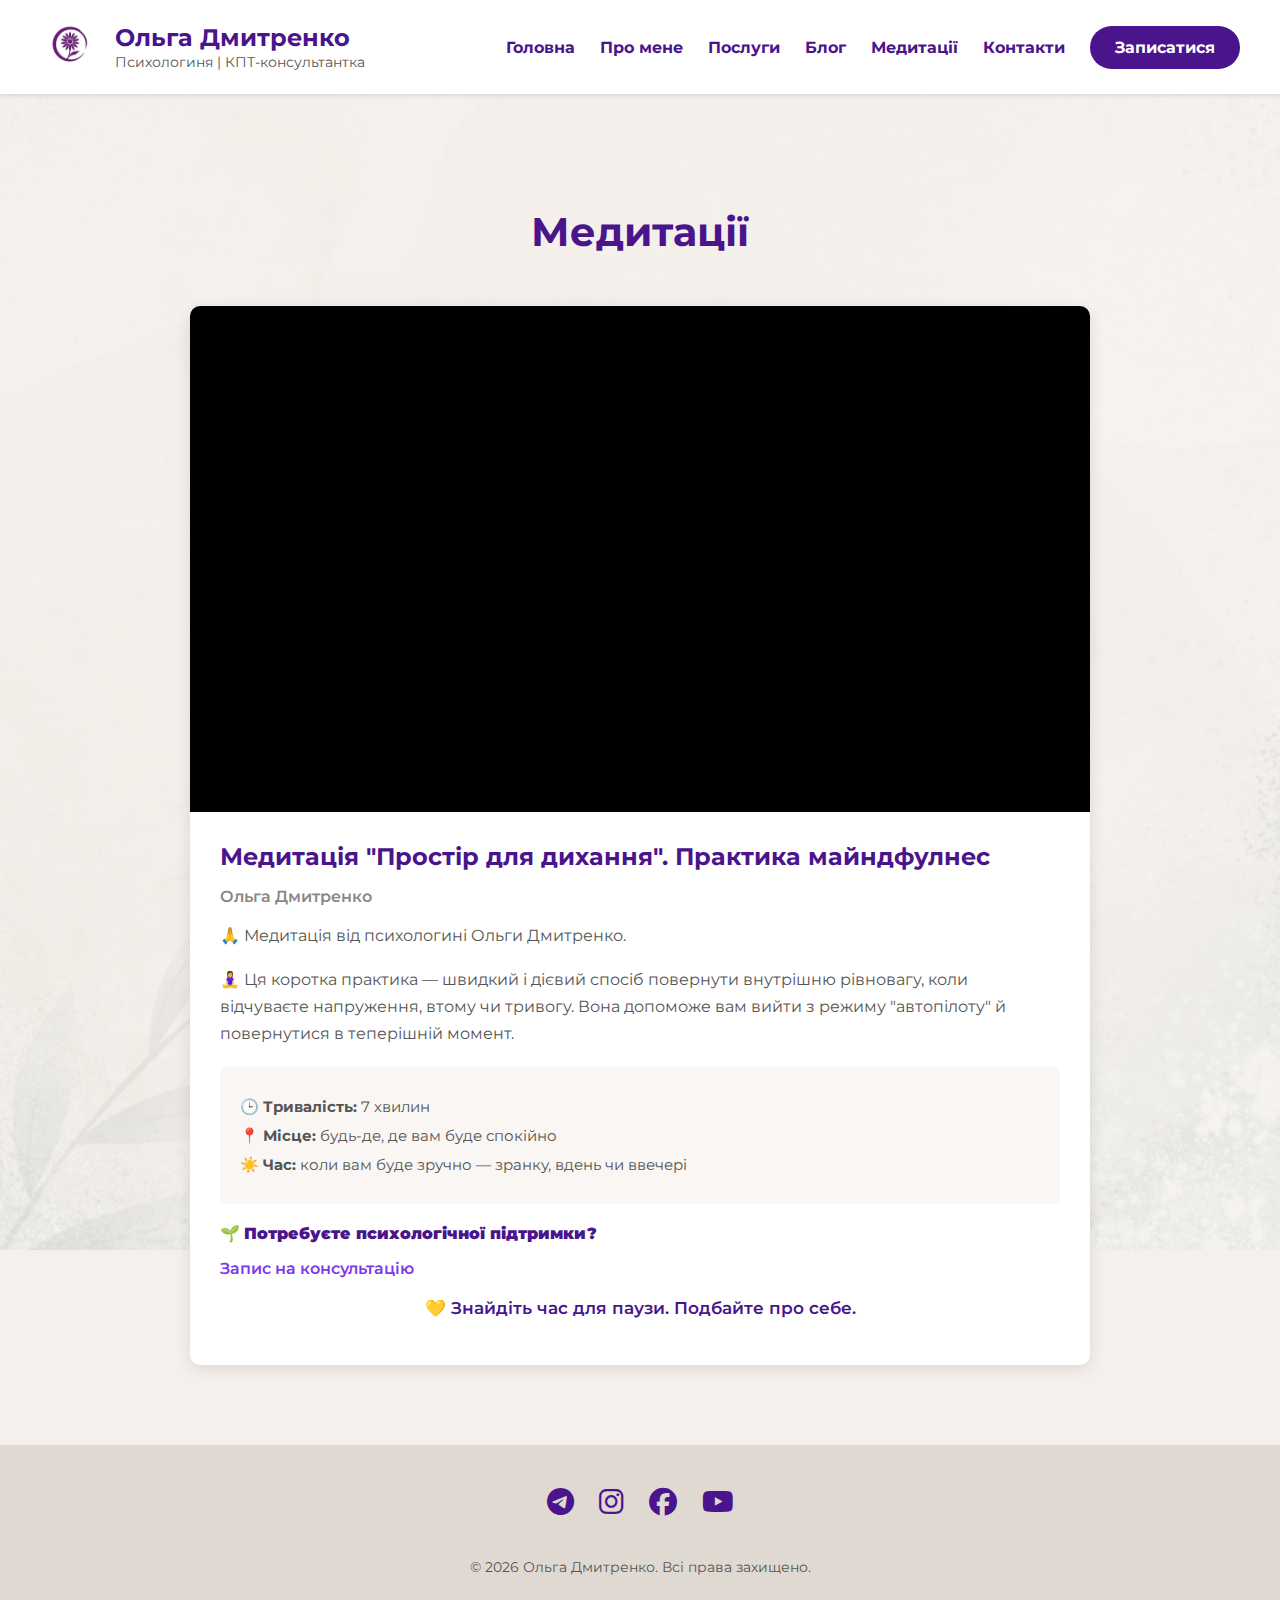
<file: meditations.html>
<!DOCTYPE html>
<html lang="uk">
<head>
    <meta charset="UTF-8">
    <meta name="viewport" content="width=device-width, initial-scale=1.0">
    <title>Медитації - Ольга Дмитренко</title>
    
    <!-- SEO Meta Tags -->
    <meta name="author" content="Ольга Дмитренко">
    <meta name="description" content="Медитації Ольги Дмитренко. Практики для розслаблення, зниження стресу, усвідомленості та психологічного благополуччя.">
    <meta name="keywords" content="медитації, майндфулнес, медитація для стресу, розслаблення, усвідомленість, психологічна допомога, медитація онлайн">

    <!-- Favicon Links -->
    <link rel="apple-touch-icon" sizes="180x180" href="/apple-touch-icon.png">
    <link rel="icon" type="image/png" sizes="32x32" href="/favicon-32x32.png">
    <link rel="icon" type="image/png" sizes="16x16" href="/favicon-16x16.png">
    <link rel="manifest" href="/site.webmanifest">
    <meta name="msapplication-TileColor" content="#da532c">
    <meta name="theme-color" content="#ffffff">

    <!-- Stylesheets -->
    <link rel="stylesheet" href="https://cdnjs.cloudflare.com/ajax/libs/font-awesome/6.5.2/css/all.min.css">
    <link rel="stylesheet" href="css/style.css">
    <link rel="preconnect" href="https://fonts.googleapis.com">
    <link rel="preconnect" href="https://fonts.gstatic.com" crossorigin>
    <link href="https://fonts.googleapis.com/css2?family=Montserrat:wght@400;500;700&display=swap" rel="stylesheet">

    <!-- Google tag (gtag.js) -->
    <script async src="https://www.googletagmanager.com/gtag/js?id=G-BVMBR32XLR"></script>
    <script>
      window.dataLayer = window.dataLayer || [];
      function gtag(){dataLayer.push(arguments);}
      gtag('js', new Date());
    
      gtag('config', 'G-BVMBR32XLR');
    </script>
</head>
<body>

    <header class="header">
        <div class="container">
            <div class="header-content">
                <div class="logo">
                    <a href="index.html">
                        <img src="images/logo.jpg" alt="Логотип Ольга Дмитренко">
                    </a>
                    <div class="logo-text">
                        <span class="name">Ольга Дмитренко</span>
                        <span class="tagline">Психологиня | КПТ-консультантка</span>
                    </div>
                </div>
                
                <button class="mobile-menu-toggle" aria-label="Open menu">
                    <span></span>
                    <span></span>
                    <span></span>
                </button>

                <div class="header-right">
                    <nav class="navigation">
                        <ul>
                            <li><a href="index.html">Головна</a></li>
                            <li><a href="education.html">Про мене</a></li>
                            <li><a href="index.html#services">Послуги</a></li>
                            <li><a href="blog.html">Блог</a></li>
                            <li><a href="meditations.html">Медитації</a></li>
                            <li><a href="index.html#contact">Контакти</a></li>
                        </ul>
                    </nav>
                    <div class="header-actions">
                        <a href="index.html#contact-form" class="button button-primary">Записатися</a>
                    </div>
                </div>
            </div>
        </div>
    </header>

    <main>
        <section class="meditations-section">
            <div class="container">
                <div class="section-title">
                    <h2>Медитації</h2>
                </div>
                
                <!-- <div class="meditations-intro">
                    <p>Медитація – це один з найпотужніших інструментів для розвитку усвідомленості і психологічного благополуччя. Через регулярну практику ви можете знизити рівень стресу, покращити якість сну, розвинути емоційну стійкість та навчитися реагувати на життєві виклики зі спокоєм та ясністю.</p>
                    <p>Ці медитації розроблені, щоб допомогти вам знайти внутрішній спокій, навчитися жити присутнім моментом і розвинути глибшу усвідомленість своїх думок, емоцій та почуттів. Медитація не потребує жодного попереднього досвіду – потрібна лише бажання практикувати.</p>
                </div> -->

                <div class="meditations-grid">
                    <div class="meditation-card">
                        <div class="meditation-video">
                            <iframe width="560" height="315" src="https://www.youtube.com/embed/GjqVUMcVivc?si=Lq-Nw9JBum9gHclz" title="YouTube video player" frameborder="0" allow="accelerometer; autoplay; clipboard-write; encrypted-media; gyroscope; picture-in-picture; web-share" referrerpolicy="strict-origin-when-cross-origin" allowfullscreen></iframe>
                        </div>
                        <div class="meditation-info">
                            <h3 class="meditation-title">Медитація "Простір для дихання". Практика майндфулнес</h3>
                            <p class="meditation-author">Ольга Дмитренко</p>
                            <p class="meditation-description">🙏 Медитація від психологині Ольги Дмитренко.</p>
                            <p class="meditation-description">🧘‍♀️ Ця коротка практика — швидкий і дієвий спосіб повернути внутрішню рівновагу, коли відчуваєте напруження, втому чи тривогу. Вона допоможе вам вийти з режиму "автопілоту" й повернутися в теперішній момент.</p>
                            
                            <div class="meditation-details">
                                <p><strong>🕒 Тривалість:</strong> 7 хвилин</p>
                                <p><strong>📍 Місце:</strong> будь-де, де вам буде спокійно</p>
                                <p><strong>☀️ Час:</strong> коли вам буде зручно — зранку, вдень чи ввечері</p>
                            </div>

                            <p class="meditation-cta">🌱 <strong>Потребуєте психологічної підтримки?</strong></p>
                            <p><a href="index.html#contact-form" class="meditation-link">Запис на консультацію</a></p>

                            <p class="meditation-follow">💛 Знайдіть час для паузи. Подбайте про себе.</p>
                        </div>
                    </div>
                </div>
            </div>
        </section>
    </main>

    <footer class="site-footer">
        <div class="container">
            <div class="social-links">
                <a href="https://t.me/olha_dmytrenko" target="_blank" title="Telegram"><i class="fa-brands fa-telegram"></i></a>
                <a href="https://www.instagram.com/odmytrenko.psy" target="_blank" title="Instagram"><i class="fa-brands fa-instagram"></i></a>
                <a href="https://www.facebook.com/profile.php?id=61577846654456" target="_blank" title="Facebook"><i class="fa-brands fa-facebook"></i></a>
                <a href="https://www.youtube.com/@osvichena" target="_blank" title="YouTube"><i class="fa-brands fa-youtube"></i></a>
            </div>
            <div class="copyright">
                <p>© 2026 Ольга Дмитренко. Всі права захищено.</p>
            </div>
        </div>
    </footer>

    <script>
        const menuToggle = document.querySelector('.mobile-menu-toggle');
        const headerRight = document.querySelector('.header-right');
        
        menuToggle.addEventListener('click', () => {
            headerRight.classList.toggle('active');
            menuToggle.classList.toggle('active');
        });
    </script>
<a href="#" class="go-up-button"><i class="fas fa-arrow-up"></i></a>
</body>
</html>
</file>
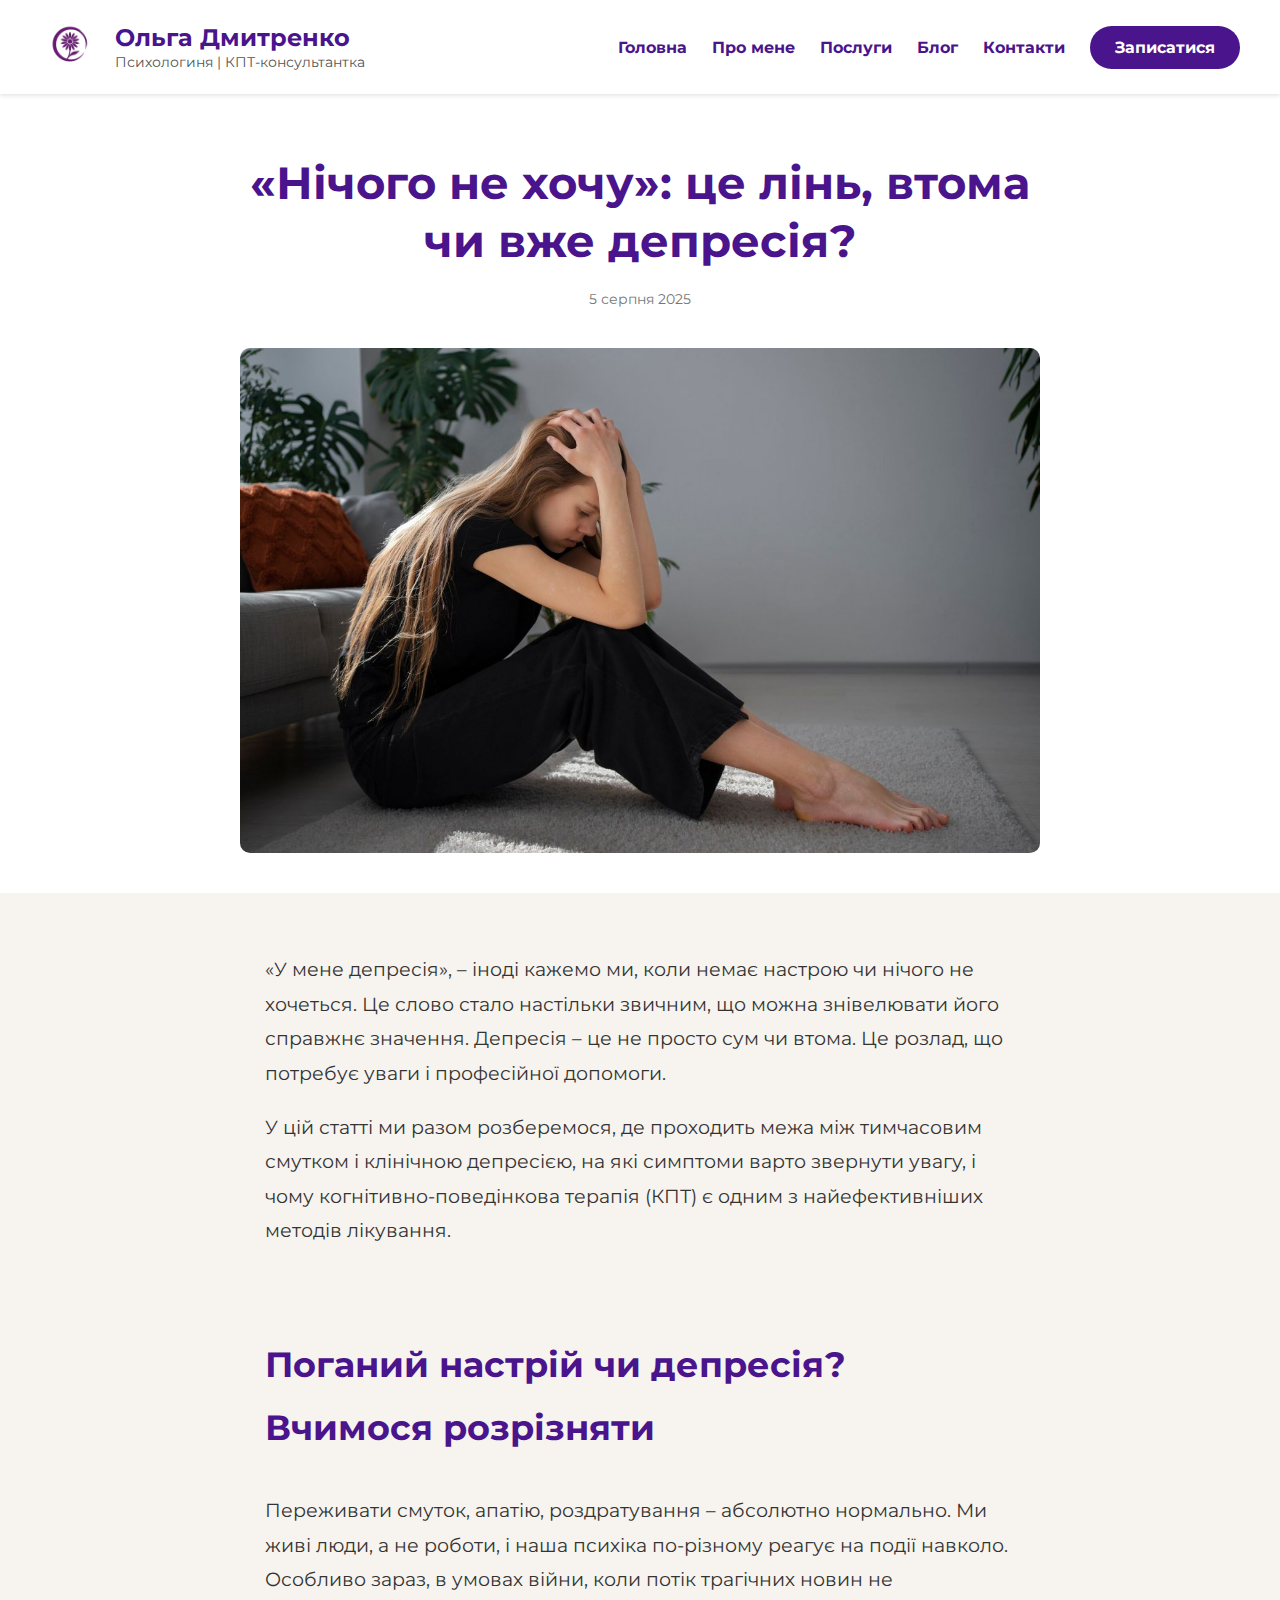
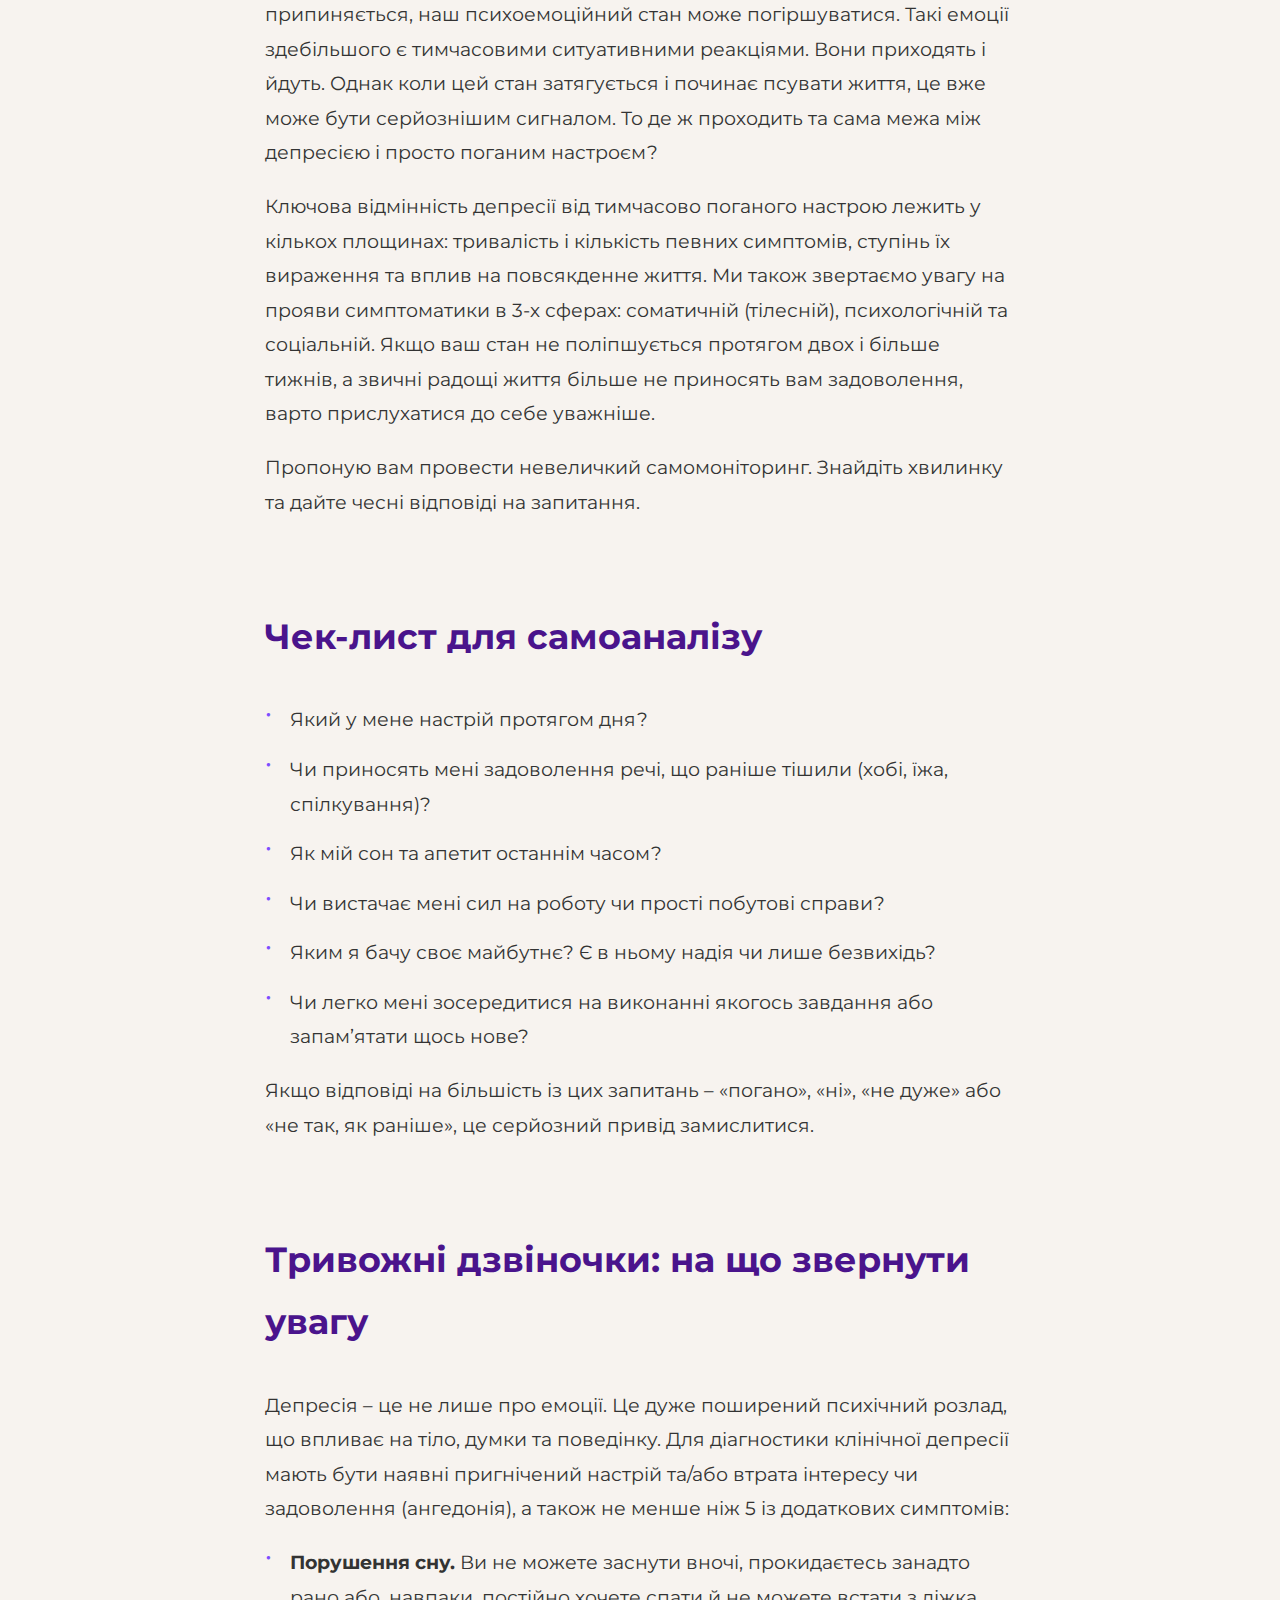
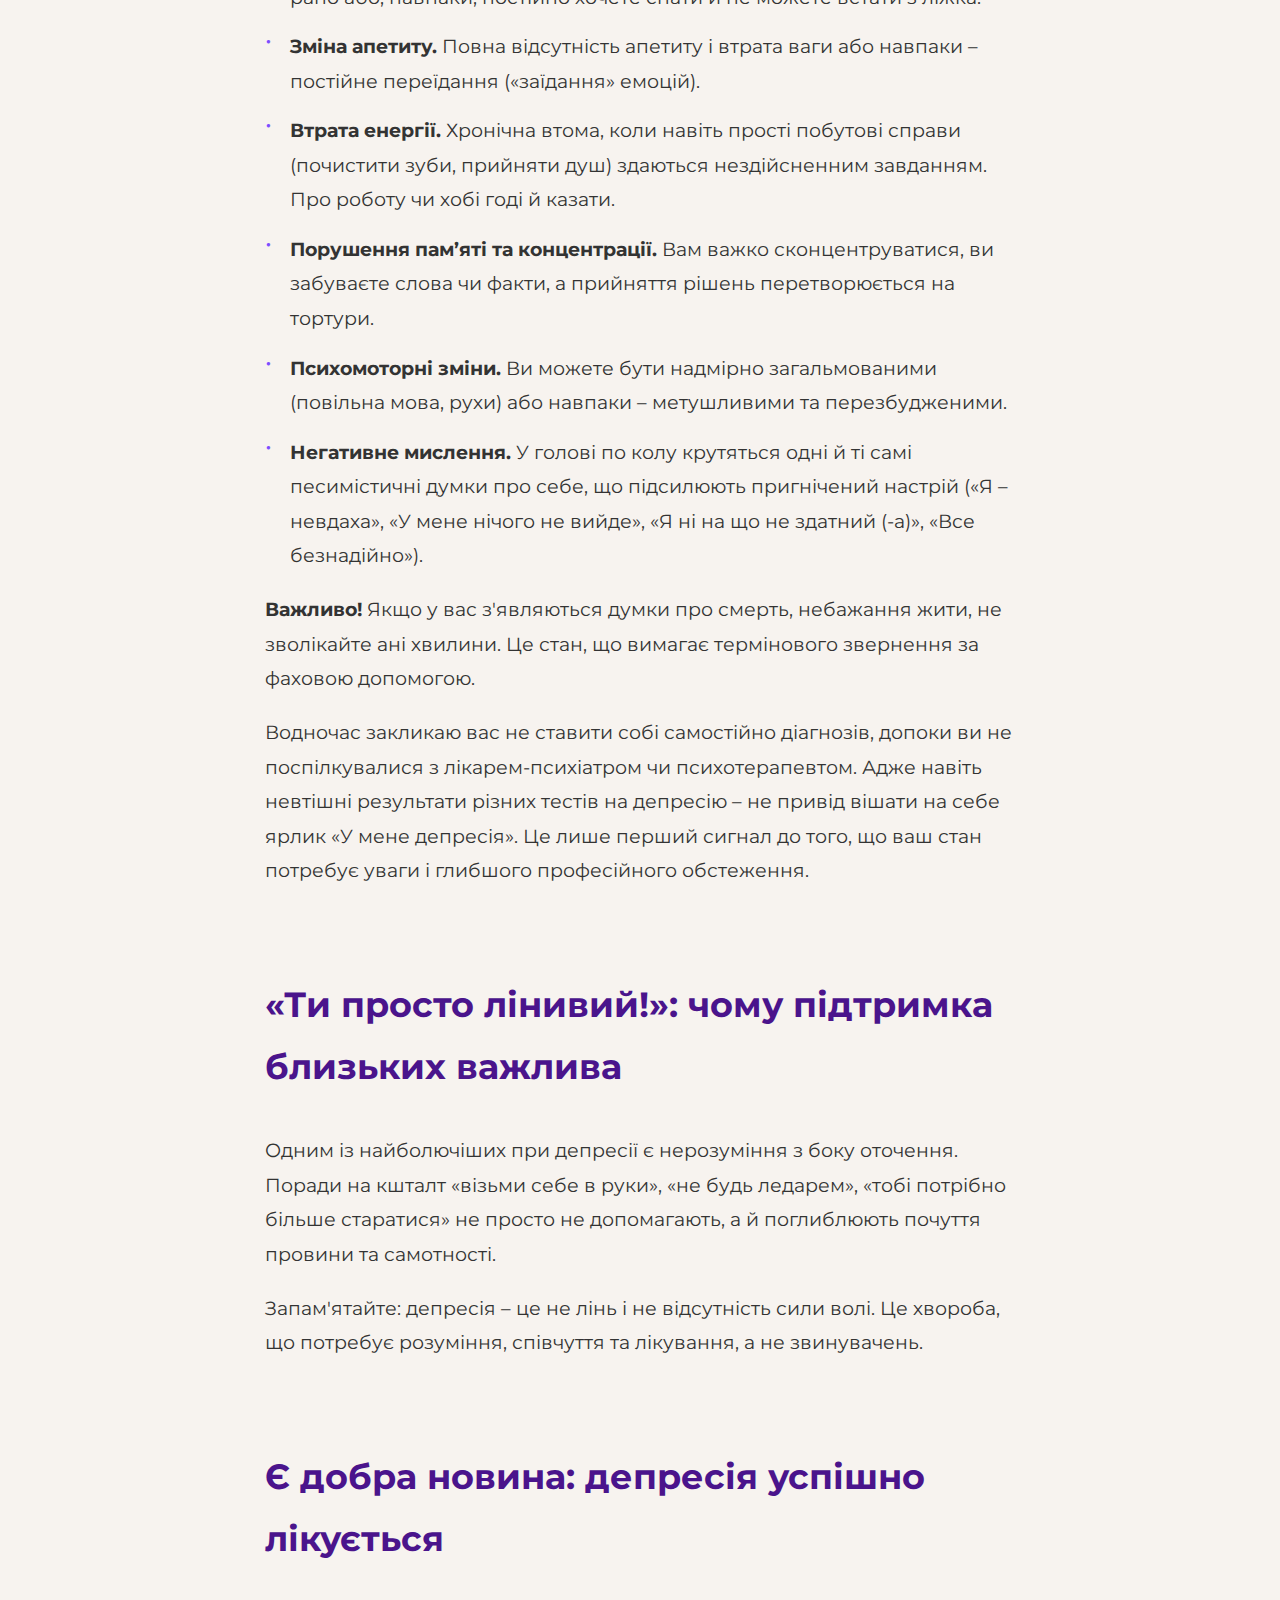
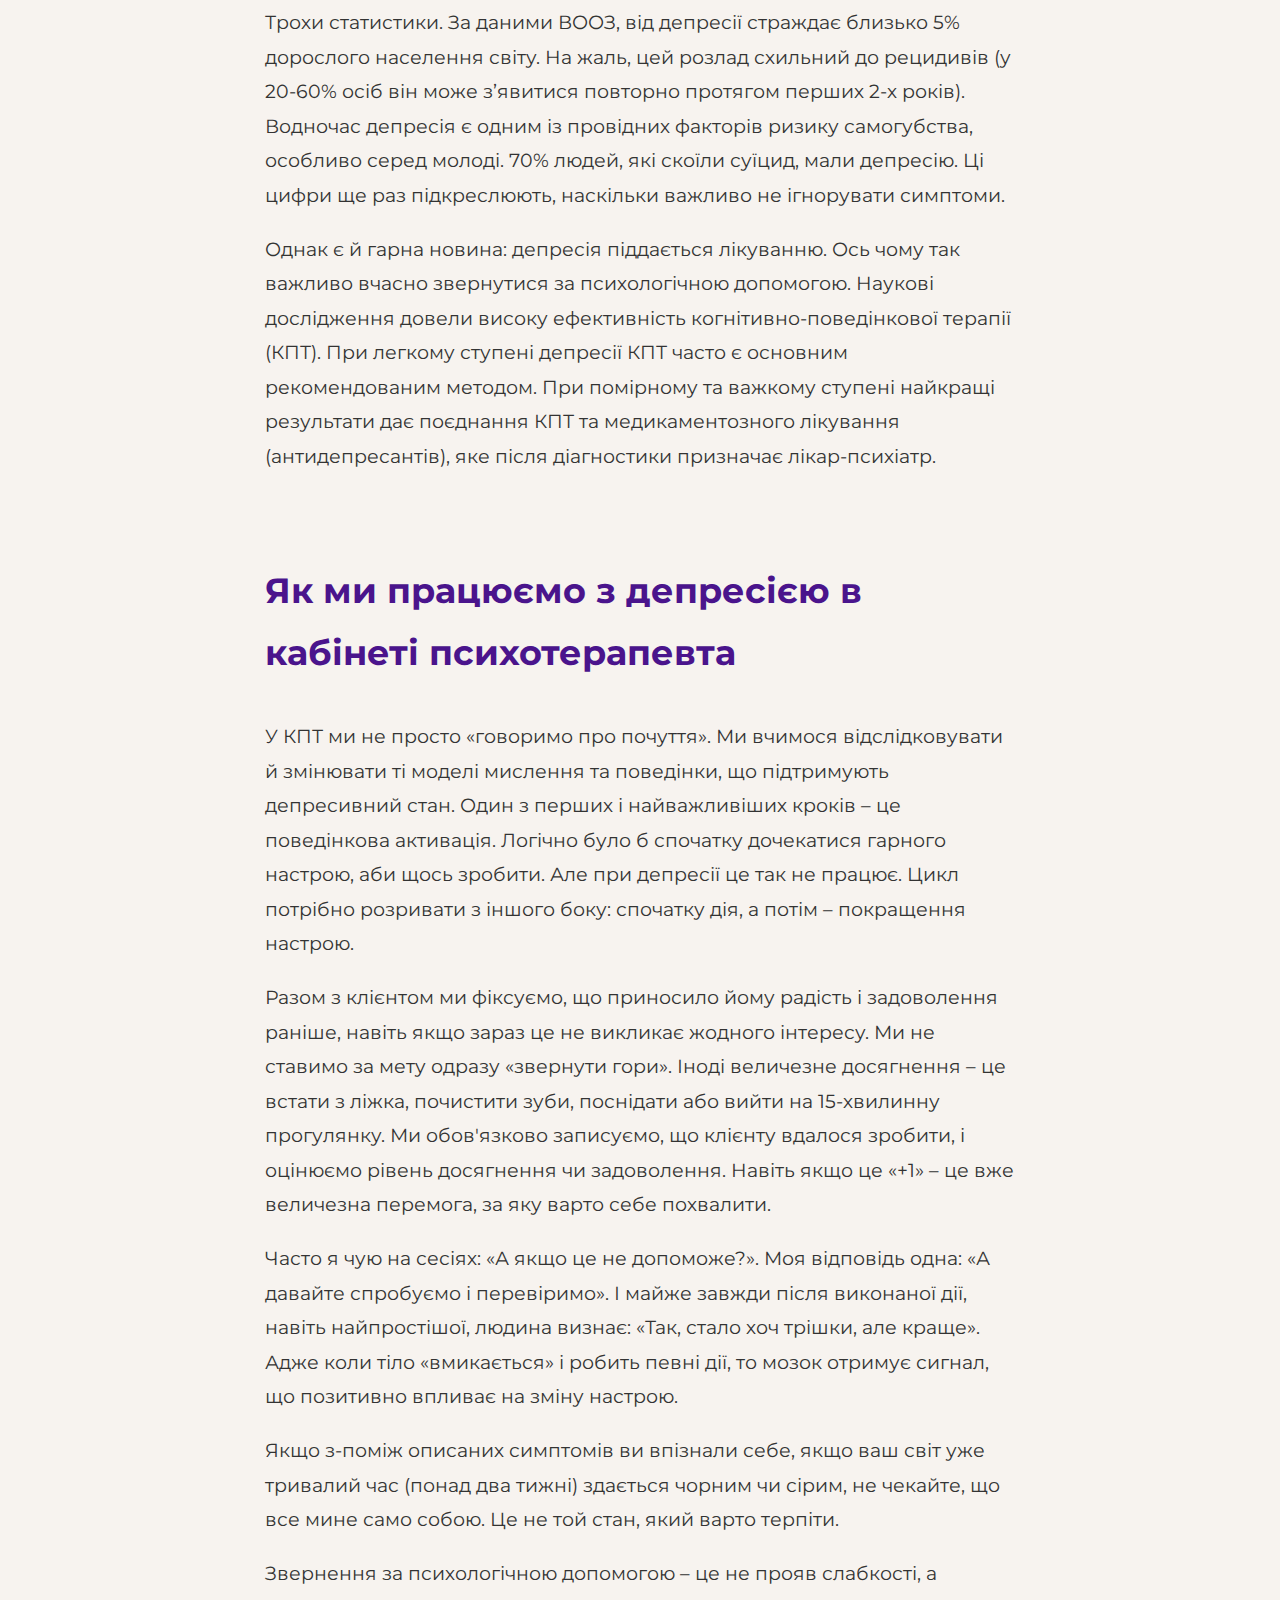
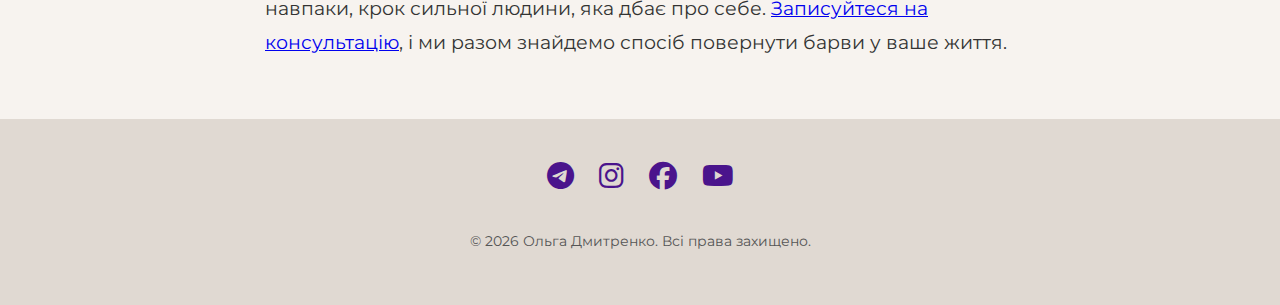
<file: post-depression.html>
<!DOCTYPE html>
<html lang="uk">

<head>
    <meta charset="UTF-8">
    <meta name="viewport" content="width=device-width, initial-scale=1.0">
    <title>«Нічого не хочу»: це лінь, втома чи вже депресія? - Ольга Дмитренко</title>

    <!-- SEO Meta Tags -->
    <meta name="author" content="Ольга Дмитренко">
    <meta name="description"
        content="Розбираємося, де межа між тимчасовим смутком і клінічною депресією, на які симптоми варто звернути увагу, і чому КПТ є ефективним методом лікування.">

    <!-- Favicon Links -->
    <link rel="apple-touch-icon" sizes="180x180" href="/apple-touch-icon.png">
    <link rel="icon" type="image/png" sizes="32x32" href="/favicon-32x32.png">
    <link rel="icon" type="image/png" sizes="16x16" href="/favicon-16x16.png">
    <link rel="manifest" href="/site.webmanifest">
    <meta name="msapplication-TileColor" content="#da532c">
    <meta name="theme-color" content="#ffffff">

    <!-- Stylesheets -->
    <link rel="stylesheet" href="https://cdnjs.cloudflare.com/ajax/libs/font-awesome/6.5.2/css/all.min.css">
    <link rel="stylesheet" href="css/style.css">
    <link rel="preconnect" href="https://fonts.googleapis.com">
    <link rel="preconnect" href="https://fonts.gstatic.com" crossorigin>
    <link href="https://fonts.googleapis.com/css2?family=Montserrat:wght@400;500;700&display=swap" rel="stylesheet">

    <!-- Google tag (gtag.js) -->
    <script async src="https://www.googletagmanager.com/gtag/js?id=G-BVMBR32XLR"></script>
    <script>
        window.dataLayer = window.dataLayer || [];
        function gtag() { dataLayer.push(arguments); }
        gtag('js', new Date());

        gtag('config', 'G-BVMBR32XLR');
    </script>
</head>

<body>

    <header class="header">
        <div class="container">
            <div class="header-content">
                <div class="logo">
                    <a href="index.html">
                        <img src="images/logo.jpg" alt="Логотип Ольга Дмитренко">
                    </a>
                    <div class="logo-text">
                        <span class="name">Ольга Дмитренко</span>
                        <span class="tagline">Психологиня | КПТ-консультантка</span>
                    </div>
                </div>

                <button class="mobile-menu-toggle" aria-label="Open menu">
                    <span></span>
                    <span></span>
                    <span></span>
                </button>

                <div class="header-right">
                    <nav class="navigation">
                        <ul>
                            <li><a href="index.html">Головна</a></li>
                            <li><a href="education.html">Про мене</a></li>
                            <li><a href="index.html#services">Послуги</a></li>
                            <li><a href="blog.html">Блог</a></li>
                            <li><a href="index.html#contact">Контакти</a></li>
                        </ul>
                    </nav>
                    <div class="header-actions">
                        <a href="index.html#contact-form" class="button button-primary">Записатися</a>
                    </div>
                </div>
            </div>
        </div>
    </header>

    <main>
        <article class="post-page">
            <div class="post-header">
                <h1>«Нічого не хочу»: це лінь, втома чи вже депресія?</h1>
                <p class="post-meta">5 серпня 2025</p>
                <img src="images/depression.jpg" alt="Жінка в стані депресії" class="post-full-image">
            </div>

            <div class="post-body-container">
                <div class="post-body">
                    <p>«У мене депресія», – іноді кажемо ми, коли немає настрою чи нічого не хочеться. Це слово стало
                        настільки звичним, що можна знівелювати його справжнє значення. Депресія – це не просто сум чи втома. Це розлад, що потребує уваги і професійної допомоги.</p>
                    <p>У цій статті ми разом розберемося, де проходить межа між тимчасовим смутком і клінічною
                        депресією, на які симптоми варто звернути увагу, і чому когнітивно-поведінкова терапія (КПТ) є
                        одним з найефективніших методів лікування.</p>

                    <h2>Поганий настрій чи депресія? Вчимося розрізняти</h2>
                    <p>Переживати смуток, апатію, роздратування – абсолютно нормально. Ми живі люди, а не роботи, і наша
                        психіка по-різному реагує на події навколо. Особливо зараз, в умовах війни, коли потік трагічних
                        новин не припиняється, наш психоемоційний стан може погіршуватися. Такі емоції здебільшого є
                        тимчасовими ситуативними реакціями. Вони приходять і йдуть. Однак коли цей стан затягується і
                        починає псувати життя, це вже може бути серйознішим сигналом. То де ж проходить та сама межа між
                        депресією і просто поганим настроєм?</p>
                    <p>Ключова відмінність депресії від тимчасово поганого настрою лежить у кількох площинах: тривалість
                        і кількість певних симптомів, ступінь їх вираження та вплив на повсякденне життя. Ми також
                        звертаємо увагу на прояви симптоматики в 3-х сферах: соматичній (тілесній), психологічній та
                        соціальній. Якщо ваш стан не поліпшується протягом двох і більше тижнів, а звичні радощі життя
                        більше не приносять вам задоволення, варто прислухатися до себе уважніше.</p>
                    <p>Пропоную вам провести невеличкий самомоніторинг. Знайдіть хвилинку та дайте чесні відповіді на
                        запитання.</p>

                    <h2>Чек-лист для самоаналізу</h2>
                    <ul>
                        <li>Який у мене настрій протягом дня?</li>
                        <li>Чи приносять мені задоволення речі, що раніше тішили (хобі, їжа, спілкування)?</li>
                        <li>Як мій сон та апетит останнім часом?</li>
                        <li>Чи вистачає мені сил на роботу чи прості побутові справи?</li>
                        <li>Яким я бачу своє майбутнє? Є в ньому надія чи лише безвихідь?</li>
                        <li>Чи легко мені зосередитися на виконанні якогось завдання або запам’ятати щось нове?</li>
                    </ul>
                    <p>Якщо відповіді на більшість із цих запитань – «погано», «ні», «не дуже» або «не так, як раніше»,
                        це серйозний привід замислитися.</p>

                    <h2>Тривожні дзвіночки: на що звернути увагу</h2>
                    <p>Депресія – це не лише про емоції. Це дуже поширений психічний розлад, що впливає на тіло, думки
                        та поведінку. Для діагностики клінічної депресії мають бути наявні пригнічений настрій та/або
                        втрата інтересу чи задоволення (ангедонія), а також не менше ніж 5 із додаткових симптомів:</p>
                    <ul>
                        <li><strong>Порушення сну.</strong> Ви не можете заснути вночі, прокидаєтесь занадто рано або,
                            навпаки, постійно хочете спати й не можете встати з ліжка.</li>
                        <li><strong>Зміна апетиту.</strong> Повна відсутність апетиту і втрата ваги або навпаки –
                            постійне переїдання («заїдання» емоцій).</li>
                        <li><strong>Втрата енергії.</strong> Хронічна втома, коли навіть прості побутові справи
                            (почистити зуби, прийняти душ) здаються нездійсненним завданням. Про роботу чи хобі годі й
                            казати.</li>
                        <li><strong>Порушення пам’яті та концентрації.</strong> Вам важко сконцентруватися, ви забуваєте
                            слова чи факти, а прийняття рішень перетворюється на тортури.</li>
                        <li><strong>Психомоторні зміни.</strong> Ви можете бути надмірно загальмованими (повільна мова,
                            рухи) або навпаки – метушливими та перезбудженими.</li>
                        <li><strong>Негативне мислення.</strong> У голові по колу крутяться одні й ті самі песимістичні
                            думки про себе, що підсилюють пригнічений настрій («Я – невдаха», «У мене нічого не вийде»,
                            «Я ні на що не здатний (-а)», «Все безнадійно»).</li>
                    </ul>
                    <p><strong>Важливо!</strong> Якщо у вас з'являються думки про смерть, небажання жити, не зволікайте
                        ані хвилини. Це стан, що вимагає термінового звернення за фаховою допомогою.</p>
                    <p>Водночас закликаю вас не ставити собі самостійно діагнозів, допоки ви не поспілкувалися з
                        лікарем-психіатром чи психотерапевтом. Адже навіть невтішні результати різних тестів на депресію
                        – не привід вішати на себе ярлик «У мене депресія». Це лише перший сигнал до того, що ваш стан
                        потребує уваги і глибшого професійного обстеження.</p>

                    <h2>«Ти просто лінивий!»: чому підтримка близьких важлива</h2>
                    <p>Одним із найболючіших при депресії є нерозуміння з боку оточення. Поради на кшталт «візьми себе в
                        руки», «не будь ледарем», «тобі потрібно більше старатися» не просто не допомагають, а й
                        поглиблюють почуття провини та самотності.</p>
                    <p>Запам'ятайте: депресія – це не лінь і не відсутність сили волі. Це хвороба, що потребує
                        розуміння, співчуття та лікування, а не звинувачень.</p>

                    <h2>Є добра новина: депресія успішно лікується</h2>
                    <p>Трохи статистики. За даними ВООЗ, від депресії страждає близько 5% дорослого населення світу. На
                        жаль, цей розлад схильний до рецидивів (у 20-60% осіб він може з’явитися повторно протягом
                        перших 2-х років). Водночас депресія є одним із провідних факторів ризику самогубства, особливо
                        серед молоді. 70% людей, які скоїли суїцид, мали депресію. Ці цифри ще раз підкреслюють,
                        наскільки важливо не ігнорувати симптоми.</p>
                    <p>Однак є й гарна новина: депресія піддається лікуванню. Ось чому так важливо вчасно звернутися за
                        психологічною допомогою. Наукові дослідження довели високу ефективність когнітивно-поведінкової
                        терапії (КПТ). При легкому ступені депресії КПТ часто є основним рекомендованим методом. При
                        помірному та важкому ступені найкращі результати дає поєднання КПТ та медикаментозного лікування
                        (антидепресантів), яке після діагностики призначає лікар-психіатр.</p>

                    <h2>Як ми працюємо з депресією в кабінеті психотерапевта</h2>
                    <p>У КПТ ми не просто «говоримо про почуття». Ми вчимося відслідковувати й змінювати ті моделі
                        мислення та поведінки, що підтримують депресивний стан. Один з перших і найважливіших кроків –
                        це поведінкова активація. Логічно було б спочатку дочекатися гарного настрою, аби щось зробити.
                        Але при депресії це так не працює. Цикл потрібно розривати з іншого боку: спочатку дія, а потім
                        – покращення настрою.</p>
                    <p>Разом з клієнтом ми фіксуємо, що приносило йому радість і задоволення раніше, навіть якщо зараз
                        це не викликає жодного інтересу. Ми не ставимо за мету одразу «звернути гори». Іноді величезне
                        досягнення – це встати з ліжка, почистити зуби, поснідати або вийти на 15-хвилинну прогулянку.
                        Ми обов'язково записуємо, що клієнту вдалося зробити, і оцінюємо рівень досягнення чи
                        задоволення. Навіть якщо це «+1» – це вже величезна перемога, за яку варто себе похвалити.</p>
                    <p>Часто я чую на сесіях: «А якщо це не допоможе?». Моя відповідь одна: «А давайте спробуємо і
                        перевіримо». І майже завжди після виконаної дії, навіть найпростішої, людина визнає: «Так, стало
                        хоч трішки, але краще». Адже коли тіло «вмикається» і робить певні дії, то мозок отримує сигнал,
                        що позитивно впливає на зміну настрою.</p>

                    <p>Якщо з-поміж описаних симптомів ви впізнали себе, якщо ваш світ уже тривалий час (понад два
                        тижні) здається чорним чи сірим, не чекайте, що все мине само собою. Це не той стан, який варто
                        терпіти.</p>
                    <p>Звернення за психологічною допомогою – це не прояв слабкості, а навпаки, крок сильної людини, яка
                        дбає про себе. <a href="index.html#contact-form">Записуйтеся на консультацію</a>, і ми разом
                        знайдемо спосіб повернути барви у ваше життя.</p>
                </div>
            </div>
        </article>
    </main>

    <footer class="site-footer">
        <div class="container">
            <div class="social-links">
                <a href="https://t.me/olha_dmytrenko" target="_blank" title="Telegram"><i
                        class="fa-brands fa-telegram"></i></a>
                <a href="https://www.instagram.com/odmytrenko.psy" target="_blank" title="Instagram"><i
                        class="fa-brands fa-instagram"></i></a>
                <a href="https://www.facebook.com/profile.php?id=61577846654456" target="_blank" title="Facebook"><i
                        class="fa-brands fa-facebook"></i></a>
                <a href="https://www.youtube.com/@osvichena" target="_blank" title="YouTube"><i
                        class="fa-brands fa-youtube"></i></a>
            </div>
            <div class="copyright">
                <p>© 2026 Ольга Дмитренко. Всі права захищено.</p>
            </div>
        </div>
    </footer>

    <a href="#" class="go-up-button"><i class="fas fa-arrow-up"></i></a>

    <script>
        const menuToggle = document.querySelector('.mobile-menu-toggle');
        const headerRight = document.querySelector('.header-right');

        menuToggle.addEventListener('click', () => {
            headerRight.classList.toggle('active');
            menuToggle.classList.toggle('active');
        });
    </script>

</body>

</html>
</file>
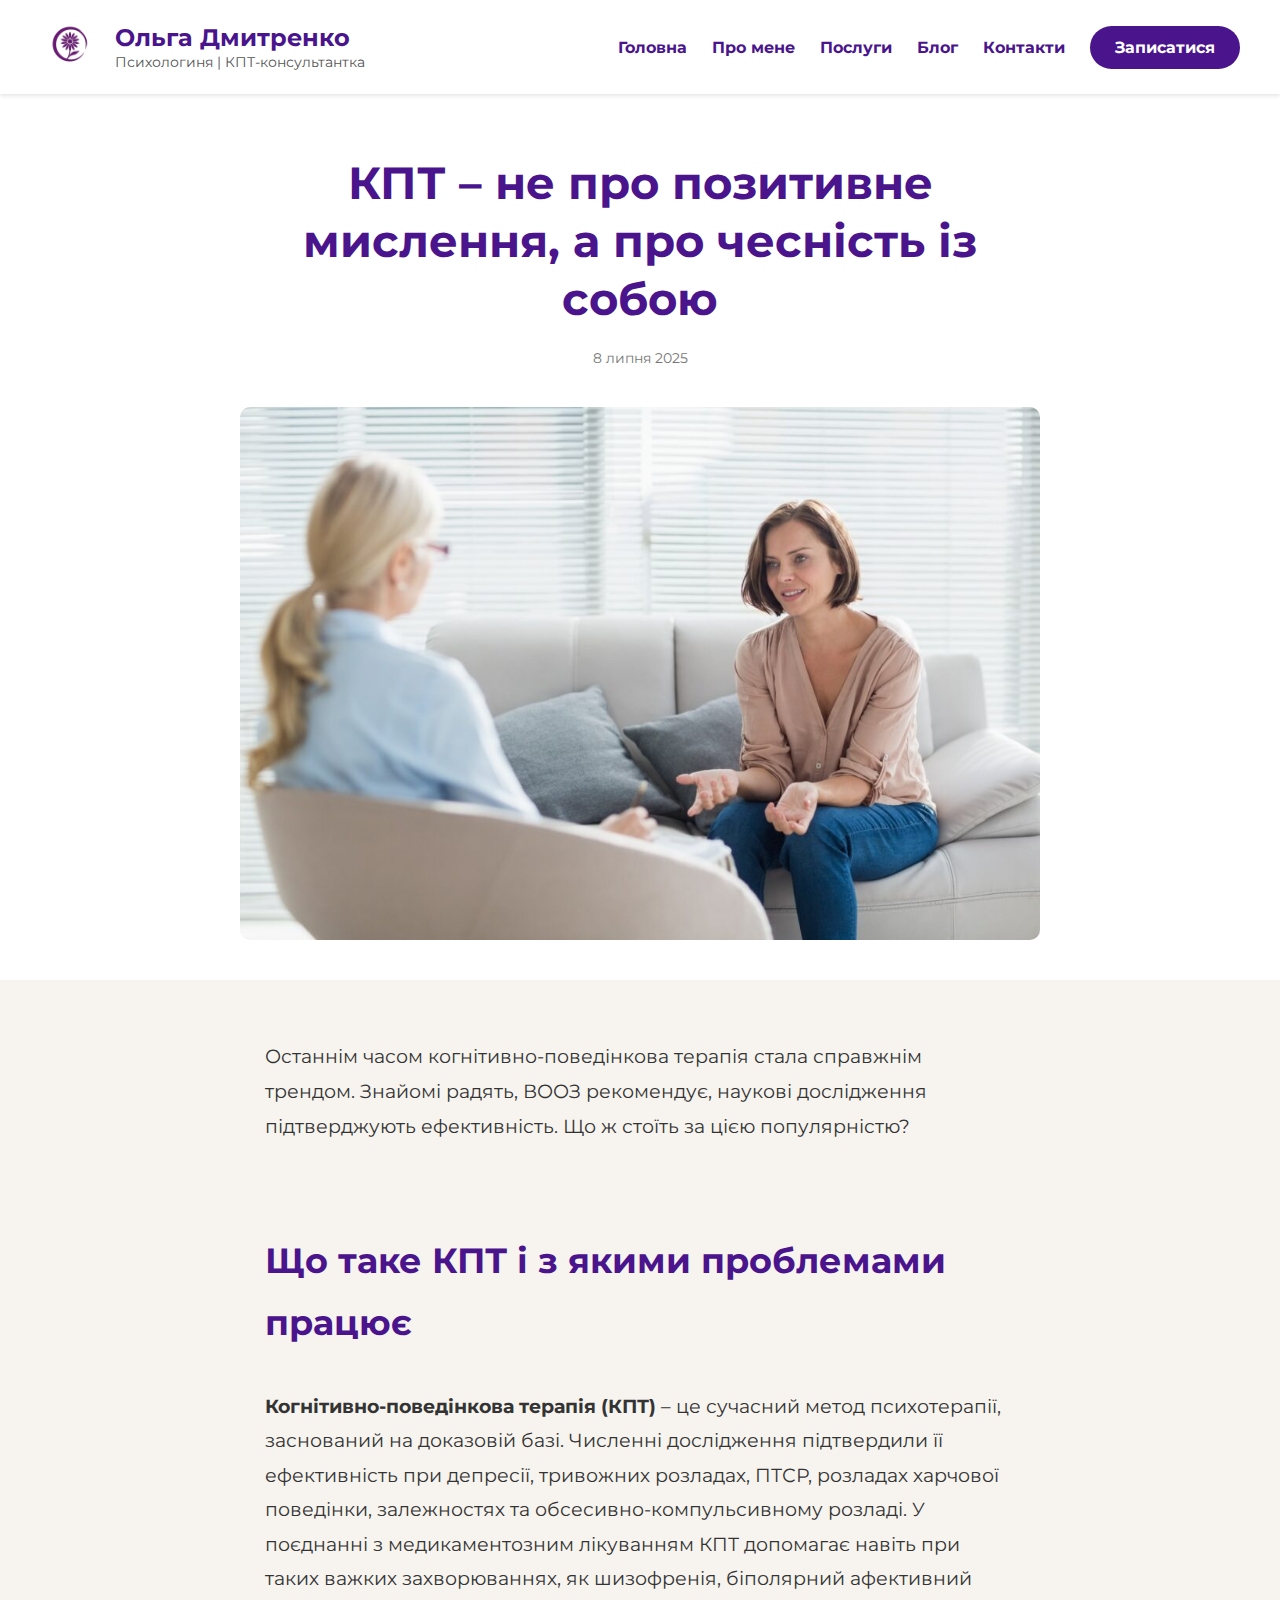
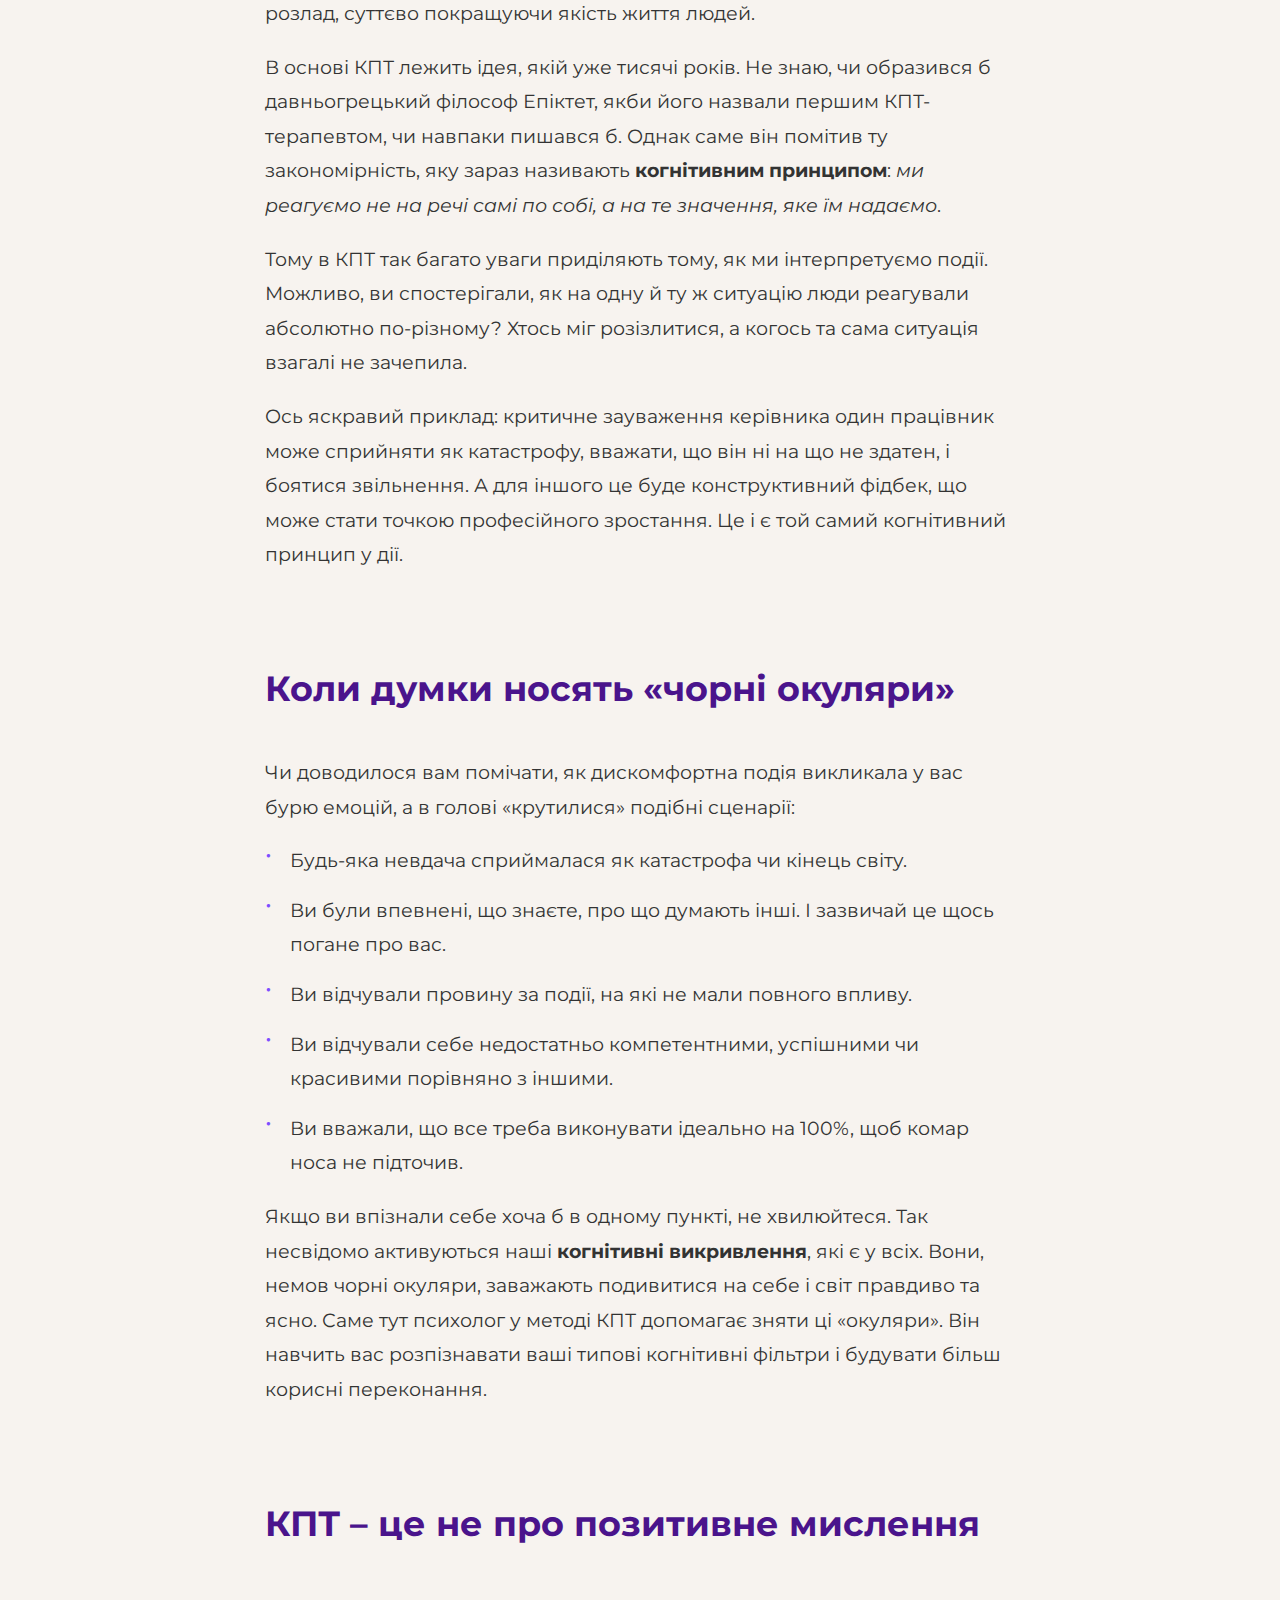
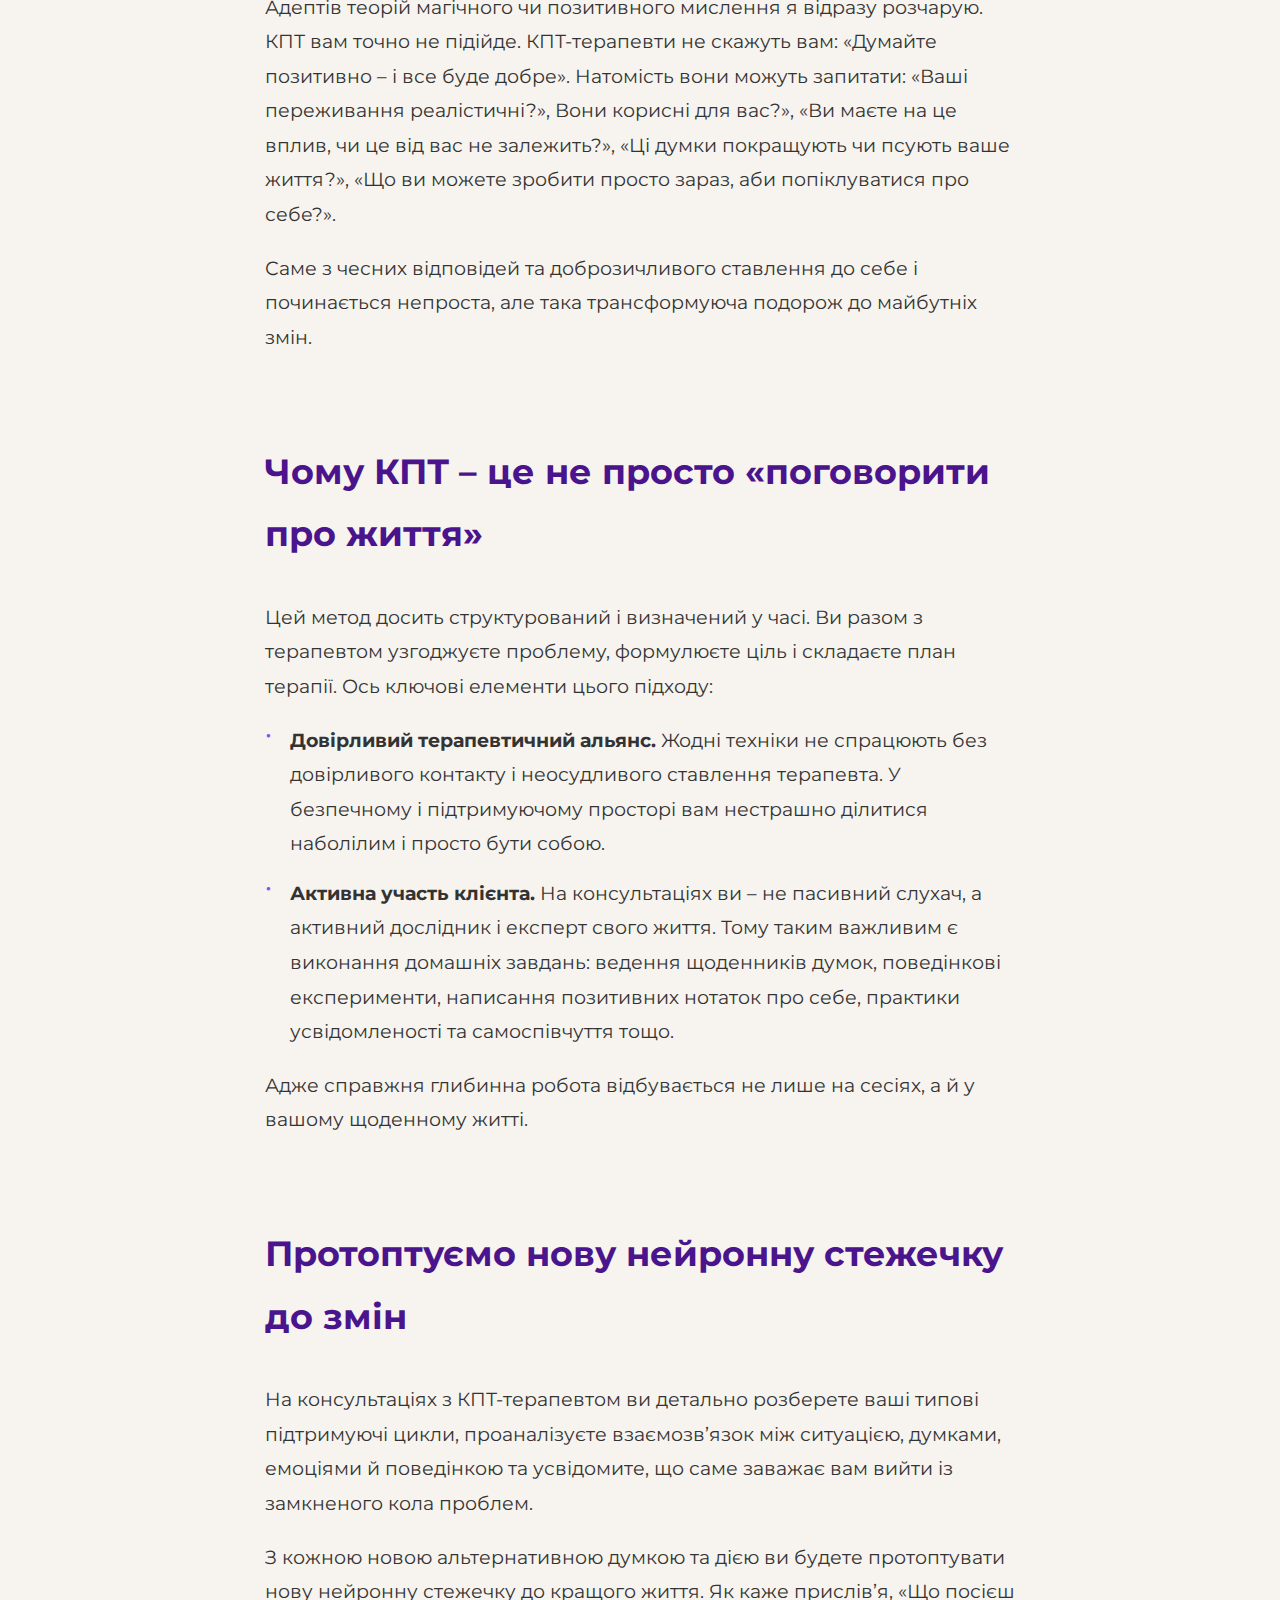
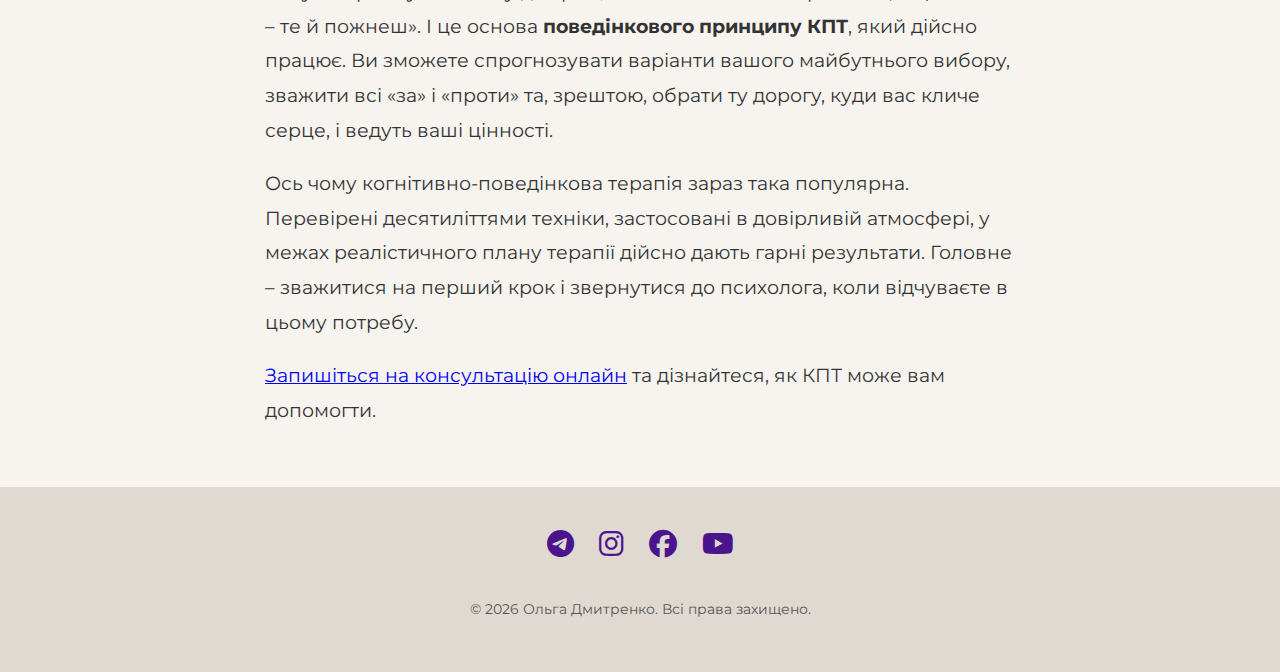
<file: post-kpt.html>
<!DOCTYPE html>
<html lang="uk">
<head>
    <meta charset="UTF-8">
    <meta name="viewport" content="width=device-width, initial-scale=1.0">
    <title>КПТ – не про позитивне мислення, а про чесність із собою - Ольга Дмитренко</title>
    
    <!-- SEO Meta Tags -->
    <meta name="author" content="Ольга Дмитренко">
    <meta name="description" content="Дізнайтеся, що таке когнітивно-поведінкова терапія (КПТ), як вона працює з думками, емоціями та поведінкою, і чому це не просто позитивне мислення.">

    <!-- Favicon Links -->
    <link rel="apple-touch-icon" sizes="180x180" href="/apple-touch-icon.png">
    <link rel="icon" type="image/png" sizes="32x32" href="/favicon-32x32.png">
    <link rel="icon" type="image/png" sizes="16x16" href="/favicon-16x16.png">
    <link rel="manifest" href="/site.webmanifest">
    <meta name="msapplication-TileColor" content="#da532c">
    <meta name="theme-color" content="#ffffff">

    <!-- Stylesheets -->
    <link rel="stylesheet" href="https://cdnjs.cloudflare.com/ajax/libs/font-awesome/6.5.2/css/all.min.css">
    <link rel="stylesheet" href="css/style.css">
    <link rel="preconnect" href="https://fonts.googleapis.com">
    <link rel="preconnect" href="https://fonts.gstatic.com" crossorigin>
    <link href="https://fonts.googleapis.com/css2?family=Montserrat:wght@400;500;700&display=swap" rel="stylesheet">
    
    <!-- Google tag (gtag.js) -->
    <script async src="https://www.googletagmanager.com/gtag/js?id=G-BVMBR32XLR"></script>
    <script>
      window.dataLayer = window.dataLayer || [];
      function gtag(){dataLayer.push(arguments);}
      gtag('js', new Date());
    
      gtag('config', 'G-BVMBR32XLR');
    </script>
</head>
<body>

    <header class="header">
        <div class="container">
            <div class="header-content">
                <div class="logo">
                    <a href="index.html">
                        <img src="images/logo.jpg" alt="Логотип Ольга Дмитренко">
                    </a>
                    <div class="logo-text">
                        <span class="name">Ольга Дмитренко</span>
                        <span class="tagline">Психологиня | КПТ-консультантка</span>
                    </div>
                </div>
                
                <button class="mobile-menu-toggle" aria-label="Open menu">
                    <span></span>
                    <span></span>
                    <span></span>
                </button>

                <div class="header-right">
                    <nav class="navigation">
                        <ul>
                            <li><a href="index.html">Головна</a></li>
                            <li><a href="education.html">Про мене</a></li>
                            <li><a href="index.html#services">Послуги</a></li>
                            <li><a href="blog.html">Блог</a></li>
                            <li><a href="index.html#contact">Контакти</a></li>
                        </ul>
                    </nav>
                    <div class="header-actions">
                        <a href="index.html#contact-form" class="button button-primary">Записатися</a>
                    </div>
                </div>
            </div>
        </div>
    </header>

    <main>
        <article class="post-page">
            <div class="post-header">
                <h1>КПТ – не про позитивне мислення, а про чесність із собою</h1>
                <p class="post-meta">8 липня 2025</p>
                <img src="images/kpt-1.jpg" alt="Ілюстрація до статті про КПТ" class="post-full-image">
            </div>
            
            <div class="post-body-container">
                <div class="post-body">
                    <p>Останнім часом когнітивно-поведінкова терапія стала справжнім трендом. Знайомі радять, ВООЗ рекомендує, наукові дослідження підтверджують ефективність. Що ж стоїть за цією популярністю?</p>

                    <h2>Що таке КПТ і з якими проблемами працює</h2>
                    <p><strong>Когнітивно-поведінкова терапія (КПТ)</strong> – це сучасний метод психотерапії, заснований на доказовій базі. Численні дослідження підтвердили її ефективність при депресії, тривожних розладах, ПТСР, розладах харчової поведінки, залежностях та обсесивно-компульсивному розладі. У поєднанні з медикаментозним лікуванням КПТ допомагає навіть при таких важких захворюваннях, як шизофренія, біполярний афективний розлад, суттєво покращуючи якість життя людей.</p>
                    <p>В основі КПТ лежить ідея, якій уже тисячі років. Не знаю, чи образився б давньогрецький філософ Епіктет, якби його назвали першим КПТ-терапевтом, чи навпаки пишався б. Однак саме він помітив ту закономірність, яку зараз називають <strong>когнітивним принципом</strong>: <i>ми реагуємо не на речі самі по собі, а на те значення, яке їм надаємо</i>.</p>
                    <p>Тому в КПТ так багато уваги приділяють тому, як ми інтерпретуємо події. Можливо, ви спостерігали, як на одну й ту ж ситуацію люди реагували абсолютно по-різному? Хтось міг розізлитися, а когось та сама ситуація взагалі не зачепила.</p>
                    <p>Ось яскравий приклад: критичне зауваження керівника один працівник може сприйняти як катастрофу, вважати, що він ні на що не здатен, і боятися звільнення. А для іншого це буде конструктивний фідбек, що може стати точкою професійного зростання. Це і є той самий когнітивний принцип у дії.</p>

                    <h2>Коли думки носять «чорні окуляри»</h2>
                    <p>Чи доводилося вам помічати, як дискомфортна подія викликала у вас бурю емоцій, а в голові «крутилися» подібні сценарії:</p>
                    <ul>
                        <li>Будь-яка невдача сприймалася як катастрофа чи кінець світу.</li>
                        <li>Ви були впевнені, що знаєте, про що думають інші. І зазвичай це щось погане про вас.</li>
                        <li>Ви відчували провину за події, на які не мали повного впливу.</li>
                        <li>Ви відчували себе недостатньо компетентними, успішними чи красивими порівняно з іншими.</li>
                        <li>Ви вважали, що все треба виконувати ідеально на 100%, щоб комар носа не підточив.</li>
                    </ul>
                    <p>Якщо ви впізнали себе хоча б в одному пункті, не хвилюйтеся. Так несвідомо активуються наші <strong>когнітивні викривлення</strong>, які є у всіх. Вони, немов чорні окуляри, заважають подивитися на себе і світ правдиво та ясно. Саме тут психолог у методі КПТ допомагає зняти ці «окуляри». Він навчить вас розпізнавати ваші типові когнітивні фільтри і будувати більш корисні переконання.</p>

                    <h2>КПТ – це не про позитивне мислення</h2>
                    <p>Адептів теорій магічного чи позитивного мислення я відразу розчарую. КПТ вам точно не підійде. КПТ-терапевти не скажуть вам: «Думайте позитивно – і все буде добре». Натомість вони можуть запитати: «Ваші переживання реалістичні?», Вони корисні для вас?», «Ви маєте на це вплив, чи це від вас не залежить?», «Ці думки покращують чи псують ваше життя?», «Що ви можете зробити просто зараз, аби попіклуватися про себе?».</p>
                    <p>Саме з чесних відповідей та доброзичливого ставлення до себе і починається непроста, але така трансформуюча подорож до майбутніх змін.</p>

                    <h2>Чому КПТ – це не просто «поговорити про життя»</h2>
                    <p>Цей метод досить структурований і визначений у часі. Ви разом з терапевтом узгоджуєте проблему, формулюєте ціль і складаєте план терапії. Ось ключові елементи цього підходу:</p>
                    <ul>
                        <li><strong>Довірливий терапевтичний альянс.</strong> Жодні техніки не спрацюють без довірливого контакту і неосудливого ставлення терапевта. У  безпечному і підтримуючому просторі вам нестрашно ділитися наболілим і просто бути собою.</li>
                        <li><strong>Активна участь клієнта.</strong> На консультаціях ви – не пасивний слухач, а активний дослідник і експерт свого життя. Тому таким важливим є виконання домашніх завдань: ведення щоденників думок, поведінкові експерименти, написання позитивних нотаток про себе, практики усвідомленості та самоспівчуття тощо.</li>
                    </ul>
                    <p>Адже справжня глибинна робота відбувається не лише на сесіях, а й у вашому щоденному житті.</p>

                    <h2>Протоптуємо нову нейронну стежечку до змін</h2>
                    <p>На консультаціях з КПТ-терапевтом ви детально розберете ваші типові підтримуючі цикли, проаналізуєте взаємозв’язок між ситуацією, думками, емоціями й поведінкою та усвідомите, що саме заважає вам вийти із замкненого кола проблем.</p>
                    <p>З кожною новою альтернативною думкою та дією ви будете протоптувати нову нейронну стежечку до кращого життя. Як каже прислів’я, «Що посієш – те й пожнеш». І це основа <strong>поведінкового принципу КПТ</strong>, який дійсно працює. Ви зможете спрогнозувати варіанти вашого майбутнього вибору, зважити всі «за» і «проти» та, зрештою, обрати ту дорогу, куди вас кличе серце, і ведуть ваші цінності.</p>
                    <p>Ось чому когнітивно-поведінкова терапія зараз така популярна. Перевірені десятиліттями техніки, застосовані в довірливій атмосфері, у межах реалістичного плану терапії дійсно дають гарні результати. Головне – зважитися на перший крок і звернутися до психолога, коли відчуваєте в цьому потребу.</p>
                    <p><a href="index.html#contact-form">Запишіться на консультацію онлайн</a> та дізнайтеся, як КПТ може вам допомогти.</p>
                </div>
            </div>
        </article>
    </main>

    <footer class="site-footer">
        <div class="container">
            <div class="social-links">
                <a href="https://t.me/olha_dmytrenko" target="_blank" title="Telegram"><i class="fa-brands fa-telegram"></i></a>
                <a href="https://www.instagram.com/odmytrenko.psy" target="_blank" title="Instagram"><i class="fa-brands fa-instagram"></i></a>
                <a href="https://www.facebook.com/profile.php?id=61577846654456" target="_blank" title="Facebook"><i class="fa-brands fa-facebook"></i></a>
                <a href="https://www.youtube.com/@osvichena" target="_blank" title="YouTube"><i class="fa-brands fa-youtube"></i></a>
            </div>
            <div class="copyright">
                <p>© 2026 Ольга Дмитренко. Всі права захищено.</p>
            </div>
        </div>
    </footer>

    <script>
        const menuToggle = document.querySelector('.mobile-menu-toggle');
        const headerRight = document.querySelector('.header-right');
        
        menuToggle.addEventListener('click', () => {
            headerRight.classList.toggle('active');
            menuToggle.classList.toggle('active');
        });
    </script>
<a href="#" class="go-up-button"><i class="fas fa-arrow-up"></i></a>
</body>
</html>
</file>
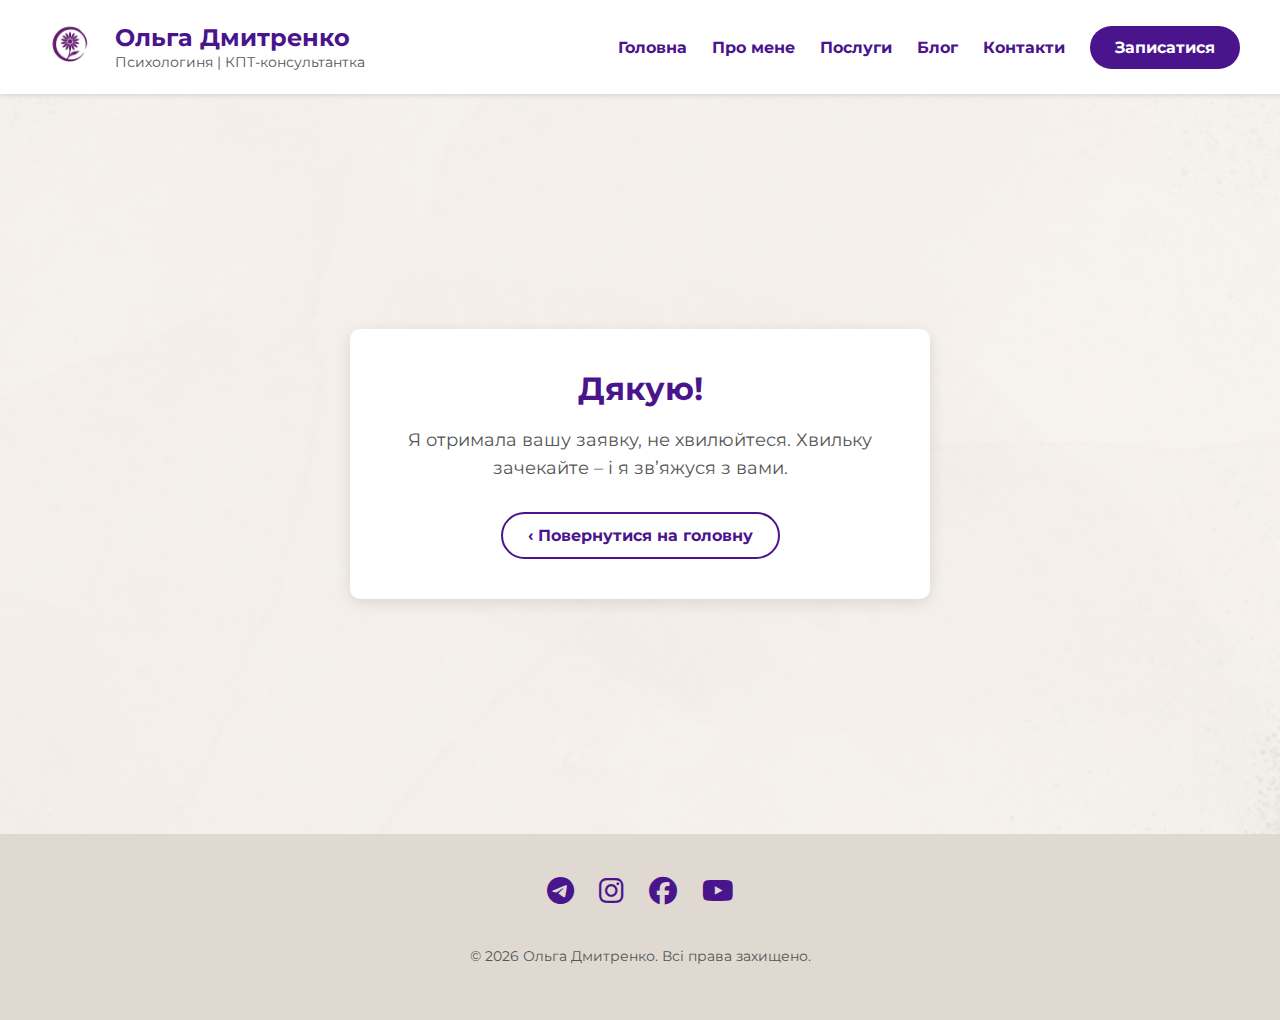
<file: success.html>
<!DOCTYPE html>
<html lang="uk">
<head>
    <meta charset="UTF-8">
    <meta name="viewport" content="width=device-width, initial-scale=1.0">
    <title>Дякую! - Ольга Дмитренко</title>
    <!-- Add noindex to prevent this page from appearing in Google search results -->
    <meta name="robots" content="noindex">
    
    <!-- Favicon Links -->
    <link rel="apple-touch-icon" sizes="180x180" href="/apple-touch-icon.png">
    <link rel="icon" type="image/png" sizes="32x32" href="/favicon-32x32.png">
    <link rel="icon" type="image/png" sizes="16x16" href="/favicon-16x16.png">
    <link rel="manifest" href="/site.webmanifest">
    <meta name="msapplication-TileColor" content="#da532c">
    <meta name="theme-color" content="#ffffff">

    <!-- Stylesheets -->
    <link rel="stylesheet" href="https://cdnjs.cloudflare.com/ajax/libs/font-awesome/6.5.2/css/all.min.css">
    <link rel="stylesheet" href="css/style.css">
    <link rel="preconnect" href="https://fonts.googleapis.com">
    <link rel="preconnect" href="https://fonts.gstatic.com" crossorigin>
    <link href="https://fonts.googleapis.com/css2?family=Montserrat:wght@400;500;700&display=swap" rel="stylesheet">
</head>
<body>

    <!-- Reused Header -->
    <header class="header">
        <div class="container">
            <div class="header-content">
                <div class="logo">
                    <a href="index.html">
                        <img src="images/logo.jpg" alt="Логотип Ольга Дмитренко">
                    </a>
                    <div class="logo-text">
                        <span class="name">Ольга Дмитренко</span>
                        <span class="tagline">Психологиня | КПТ-консультантка</span>
                    </div>
                </div>
                
                <button class="mobile-menu-toggle" aria-label="Open menu">
                    <span></span>
                    <span></span>
                    <span></span>
                </button>

                <div class="header-right">
                    <nav class="navigation">
                        <ul>
                            <li><a href="index.html">Головна</a></li>
                            <li><a href="education.html">Про мене</a></li>
                            <li><a href="index.html#services">Послуги</a></li>
                            <li><a href="blog.html">Блог</a></li>
                            <li><a href="index.html#contact">Контакти</a></li>
                        </ul>
                    </nav>
                    <div class="header-actions">
                        <a href="index.html#contact-form" class="button button-primary">Записатися</a>
                    </div>
                </div>
            </div>
        </div>
    </header>

    <main>
        <section class="success-page-section">
            <div class="success-card">
                <h2>Дякую!</h2>
                <p>Я отримала вашу заявку, не хвилюйтеся. Хвильку зачекайте – і я зв’яжуся з вами.</p>
                <a href="index.html" class="button button-secondary">‹ Повернутися на головну</a>
            </div>
        </section>
    </main>

    <!-- Reused Footer -->
    <footer class="site-footer">
        <div class="container">
            <div class="social-links">
                <a href="https://t.me/olha_dmytrenko" target="_blank" title="Telegram"><i class="fa-brands fa-telegram"></i></a>
                <a href="https://www.instagram.com/odmytrenko.psy" target="_blank" title="Instagram"><i class="fa-brands fa-instagram"></i></a>
                <a href="https://www.facebook.com/profile.php?id=61577846654456" target="_blank" title="Facebook"><i class="fa-brands fa-facebook"></i></a>
                <a href="https://www.youtube.com/@osvichena" target="_blank" title="YouTube"><i class="fa-brands fa-youtube"></i></a>
            </div>
            <div class="copyright">
                <p>© 2026 Ольга Дмитренко. Всі права захищено.</p>
            </div>
        </div>
    </footer>
<a href="#" class="go-up-button"><i class="fas fa-arrow-up"></i></a>
</body>
</html>
</file>
<file: css/style.css>
/* General Body Styles */
body {
    font-family: 'Montserrat', sans-serif;
    margin: 0;
    
    /* Fallback color in case the image doesn't load */
    background-color: #f5f0eb; 
    
    /* Corrected Background Image Path */
    background-image: url('../images/background.jpg');
    background-size: cover;
    background-position: center center;
    background-repeat: no-repeat;
    background-attachment: fixed;

    color: #333;
}

.container {
    max-width: 1200px;
    margin: 0 auto;
    padding: 0 20px;
}

/* General Section Styles */
.section-title {
    text-align: center;
    margin-bottom: 50px;
}

.section-title h2 {
    font-size: 2.5em;
    color: #4a148c; /* Purple Accent */
    margin-bottom: 10px;
    font-weight: 700;
}

.text-center {
    text-align: center;
}


/* Header Styles */
.header {
    background-color: #fff;
    box-shadow: 0 2px 4px rgba(0,0,0,0.1);
    padding: 15px 0;
    position: relative;
}

.header-content {
    display: flex;
    justify-content: space-between;
    align-items: center;
}

.logo {
    display: flex;
    align-items: center;
}

.logo img {
    height: 60px;
    margin-right: 15px;
}

.logo-text .name {
    display: block;
    font-weight: 700;
    font-size: 1.5em;
    color: #4a148c;
}

.logo-text .tagline {
    font-size: 0.9em;
    color: #555;
}

.header-right {
    display: flex;
    align-items: center;
    gap: 25px;
}

.navigation ul {
    list-style: none;
    margin: 0;
    padding: 0;
    display: flex;
    gap: 25px;
}

.navigation a {
    text-decoration: none;
    color: #4a148c;
    font-weight: 700;
    transition: color 0.3s;
}

.navigation a:hover {
    color: #7c4dff;
}

/* Button Styles */
.button {
    padding: 12px 25px;
    text-decoration: none;
    border-radius: 25px;
    font-weight: 700;
    transition: background-color 0.3s, color 0.3s;
    text-align: center;
    display: inline-block;
}

.button-primary {
    background-color: #4a148c;
    color: #fff;
}

.button-primary:hover {
    background-color: #7c4dff;
}

.button-secondary {
    background-color: transparent;
    color: #4a148c;
    border: 2px solid #4a148c;
}

.button-secondary:hover {
    background-color: #4a148c;
    color: #fff;
}

/* Hero Banner Styles */
.hero-banner {
    padding: 80px 0;
    background-color: rgba(245, 240, 235, 0.8);
}

.hero-content {
    display: flex;
    align-items: center;
    gap: 50px;
}

.hero-text {
    flex: 1;
}

.hero-text h1 {
    font-size: 2.8em;
    color: #4a148c;
    margin-bottom: 20px;
    line-height: 1.2;
}

.hero-text p {
    font-size: 1.2em;
    line-height: 1.6;
    margin-bottom: 30px;
    text-wrap: balance;
}

.hero-text ul {
    list-style: none;
    padding: 0;
    margin-bottom: 40px;
}

.hero-text ul li {
    font-size: 1.1em;
    margin-bottom: 15px;
}

.hero-image {
    flex-shrink: 0;
}

.hero-image img {
    max-width: 400px;
    border-radius: 15px;
}

/* About Me Section */
.about-section {
    padding: 80px 0;
    background-color: #fff;
}
.about-content {
    max-width: 800px;
    margin: 0 auto;
}
.about-content p {
    margin-bottom: 30px;
    text-align: justify;
    line-height: 1.8;
    font-size: 1.1em;
}
.about-content .text-center {
    text-align: center;
}


/* Why Choose Me Section */
.why-me-section {
    padding: 80px 0;
    background-color: rgba(245, 240, 235, 0.8);
}
.features-grid {
    display: grid;
    grid-template-columns: repeat(auto-fit, minmax(280px, 1fr));
    gap: 30px;
    max-width: 1000px;
    margin: 0 auto;
}

.feature-card {
    background-color: #fff;
    padding: 30px;
    border-radius: 10px;
    box-shadow: 0 4px 10px rgba(0,0,0,0.05);
}
.feature-card h3 {
    text-align: center;
    color: #4a148c;
    margin-bottom: 15px;
}
.feature-card p {
    text-align: left;
}

/* Consultation Areas Section */
.consultation-areas-section {
    padding: 80px 0;
    background-color: #fff;
}
.consultation-areas-section .section-title {
    margin-bottom: 10px;
}
.section-tagline {
    display: block;
    text-align: center;
    font-family: 'Montserrat', sans-serif;
    font-weight: 700;
    font-size: 1.6em;
    color: #4a148c;
    margin-bottom: 30px;
}
.consultation-list {
    list-style: none;
    padding: 0;
    max-width: 800px;
    margin: 0 auto 40px auto;
    font-size: 1.1em;
    line-height: 1.8;
    columns: 2;
    column-gap: 40px;
}
.consultation-list li {
    padding-left: 25px;
    position: relative;
    margin-bottom: 10px;
}
.consultation-list li::before {
    content: '◆';
    position: absolute;
    left: 0;
    color: #7c4dff;
    font-size: 1.2em;
    line-height: 1;
}


/* Services Section */
.services-section {
    padding: 80px 0;
    background-color: rgba(245, 240, 235, 0.8);
}
.services-grid {
    display: grid;
    grid-template-columns: repeat(auto-fit, minmax(300px, 1fr));
    gap: 30px;
    margin-bottom: 50px;
}
.service-card {
    background-color: #fff;
    padding: 30px;
    border: 2px solid #e0d9f3;
    border-radius: 10px;
    text-align: center;
    transition: transform 0.3s, box-shadow 0.3s;
    display: flex;
    flex-direction: column;
}
.service-card:hover {
    transform: translateY(-5px);
    box-shadow: 0 8px 15px rgba(0,0,0,0.1);
}
.service-card h3 {
    color: #4a148c;
    margin-bottom: 15px;
    font-size: 1.4em;
}
.service-details {
    color: #555;
    margin-bottom: 20px;
    font-size: 1em;
    flex-grow: 1;
}
.service-price {
    font-size: 1.3em;
    font-weight: 500;
    color: #4a148c;
    text-transform: none;
}
.quote {
    text-align: center;
    font-size: 1.2em;
    max-width: 700px;
    margin: 0 auto;
    color: #555;
}
.quote p {
    font-weight: bold;
}

/* Contact Form Section */
.contact-form-section {
    padding: 80px 0;
    background-color: rgba(245, 240, 235, 0.8);
}
.form-container {
    max-width: 600px;
    margin: 0 auto;
    text-align: center;
    background-color: #fff;
    padding: 40px;
    border-radius: 10px;
    box-shadow: 0 4px 15px rgba(0,0,0,0.08);
}
.form-intro {
    font-size: 1.1em;
    line-height: 1.7;
    margin-bottom: 40px;
    color: #555;
}
.form-group {
    margin-bottom: 25px;
    text-align: left;
}
.form-group label {
    display: block;
    margin-bottom: 8px;
    font-weight: 700;
    color: #4a148c;
}
.form-group input,
.form-group textarea {
    width: 100%;
    padding: 15px;
    font-size: 1em;
    font-family: 'Montserrat', sans-serif;
    border-radius: 8px;
    border: 1px solid #ddd;
    box-sizing: border-box;
}
.form-group textarea {
    resize: vertical;
}
.form-group input:focus,
.form-group textarea:focus {
    outline: none;
    border-color: #7c4dff;
    box-shadow: 0 0 0 3px rgba(124, 77, 255, 0.2);
}
.form-group button {
    width: 100%;
    padding: 15px;
    font-size: 1.2em;
    border: none;
}
.hidden {
    display: none;
}

/* Contact Info Section */
.contact-section {
    padding: 80px 0;
    background-color: #fff;
}
.contact-content {
    text-align: center;
}
.contact-line {
    font-size: 1.2em;
    color: #333;
    margin-bottom: 15px;
}
.contact-line a {
    color: #4a148c;
    text-decoration: none;
    font-weight: 500;
}
.contact-line a:hover {
    text-decoration: underline;
}

/* Site Footer */
.site-footer {
    padding: 40px 0;
    background-color: #e0d9d2;
}
.site-footer .container {
    display: flex;
    flex-direction: column;
    align-items: center;
    gap: 25px;
}
.site-footer .social-links {
    display: flex;
    gap: 25px;
}
.site-footer .social-links a {
    color: #4a148c;
    font-size: 28px;
    transition: color 0.3s;
}
.site-footer .social-links a:hover {
    color: #7c4dff;
}
.site-footer .copyright {
    color: #555;
    font-size: 0.9em;
}


/* Mobile Menu Toggle Button (Hamburger) */
.mobile-menu-toggle {
    display: none;
    flex-direction: column;
    justify-content: space-around;
    width: 30px;
    height: 25px;
    background: transparent;
    border: none;
    cursor: pointer;
    padding: 0;
    z-index: 1000;
}
.mobile-menu-toggle span {
    width: 30px;
    height: 3px;
    background-color: #4a148c;
    border-radius: 3px;
    transition: all 0.3s linear;
}

/* Go Up Button */
.go-up-button {
    display: none;
    position: fixed;
    bottom: 20px;
    right: 20px;
    background-color: #4a148c;
    color: white;
    width: 50px;
    height: 50px;
    text-align: center;
    line-height: 50px;
    font-size: 24px;
    border-radius: 50%;
    z-index: 1000;
    text-decoration: none;
    transition: opacity 0.3s;
}


/*
 =========================================
 Responsive Media Queries
 =========================================
*/
@media (max-width: 1024px) {
    .section-title h2 { font-size: 2.2em; }
    .hero-text h1 { font-size: 2.2em; }
    .hero-image img { max-width: 320px; }
    .header-right { gap: 15px; }
    .navigation a { font-size: 0.9em; }
}

@media (max-width: 768px) {
    /* General Section Styles */
    .section-title h2 { font-size: 2em; }
    
    /* Header */
    .mobile-menu-toggle { display: flex; }
    .header-right {
        display: none; position: absolute; top: 100%; left: 0; width: 100%;
        background-color: #fff; box-shadow: 0 2px 4px rgba(0,0,0,0.1);
        flex-direction: column; padding: 20px 0; gap: 0;
    }
    .header-right.active { display: flex; }
    .navigation ul { flex-direction: column; width: 100%; text-align: center; }
    .navigation li { padding: 15px 0; border-bottom: 1px solid #f0f0f0; }
    .header-actions { margin-top: 20px; }

    /* Hero */
    .hero-content { flex-direction: column; text-align: center; }
    .hero-image { order: -1; margin-bottom: 30px; }
    .hero-image img { max-width: 80%; }
    .hero-text h1 { font-size: 2em; }

    /* About Section */
    .about-section { padding: 60px 0; }
    .about-content p { text-align: left; }
    
    /* Why Me Section */
    .why-me-section { padding: 60px 0; }
    
    /* Consultation List */
    .consultation-list { columns: 1; }

    /* Services Section */
    .services-section { padding: 60px 0; }
    .service-details { min-height: auto; }

    /* Contact Section */
    .contact-section { padding: 60px 0; }

    /* Go Up Button on Mobile */
    .go-up-button {
        display: block;
    }
}

/*
 =========================================
 Blog Page Styles
 =========================================
*/
.blog-section {
    padding: 80px 0;
    background-color: rgba(245, 240, 235, 0.8);
}

.blog-grid {
    display: grid;
    grid-template-columns: repeat(auto-fit, minmax(320px, 1fr));
    gap: 30px;
    max-width: 750px;
    margin: 0 auto;
}

.post-card {
    background-color: #fff;
    border-radius: 10px;
    box-shadow: 0 4px 15px rgba(0,0,0,0.08);
    overflow: hidden;
    display: flex;
    flex-direction: column;
    transition: transform 0.3s, box-shadow 0.3s;
}

.post-card:hover {
    transform: translateY(-5px);
    box-shadow: 0 8px 20px rgba(0,0,0,0.12);
}

.post-image {
    width: 100%;
    height: 250px; /* Or any other fixed height */
    object-fit: cover; /* This will crop the image to fit */
    display: block;
}

.post-content {
    padding: 25px;
    display: flex;
    flex-direction: column;
    flex-grow: 1;
}

.post-title {
    font-size: 1.4em;
    color: #4a148c;
    margin-top: 0;
    margin-bottom: 15px;
}

.post-excerpt {
    font-size: 1em;
    line-height: 1.6;
    color: #555;
    flex-grow: 1;
    margin-bottom: 25px;
}

.post-card-link {
    text-decoration: none;
    color: inherit;
    display: flex;
    flex-direction: column;
    height: 100%;
}


/*
 =========================================
 Single Post Page Styles
 =========================================
*/
.post-page {
    background-color: #fff;
}

.post-header {
    text-align: center;
    padding: 60px 0 40px 0;
}

.post-header h1 {
    font-size: 2.8em;
    color: #4a148c;
    margin: 0 auto 20px auto;
    max-width: 800px;
    line-height: 1.3;
    padding: 0 20px;
}

.post-meta {
    font-size: 0.9em;
    color: #777;
    margin-bottom: 40px;
}

/* === FIX for Article Page Image === */
.post-full-image {
    display: block;
    max-width: 800px; /* Constrain image width to match text content */
    width: 90%;       /* Make it responsive for smaller screens */
    margin: 0 auto;   /* Center the image horizontally */
    border-radius: 10px; /* Add rounded corners to soften the look */
}

.post-body-container {
    padding: 40px 0;
    background-color: rgba(245, 240, 235, 0.8);
}

.post-body {
    max-width: 750px;
    margin: 0 auto;
    padding: 0 20px;
    font-size: 1.2em;
    line-height: 1.8;
}

.post-body h2 {
    font-size: 1.8em;
    color: #4a148c;
    margin-top: 2.5em;
    margin-bottom: 1em;
}

.post-body ul {
    list-style: none;
    padding-left: 0;
}

.post-body ul li {
    padding-left: 25px;
    position: relative;
    margin-bottom: 15px;
}

.post-body ul li::before {
    content: '•';
    position: absolute;
    left: 0;
    color: #7c4dff;
    font-size: 1.2em;
    line-height: 1;
}

/*
 =========================================
 Education Page Styles
 =========================================
*/
.education-section {
    padding: 80px 0;
    background-color: #fff;
}

.education-intro {
    text-align: center;
    max-width: 800px;
    margin: 0 auto 60px auto;
}

.education-intro p {
    font-size: 1.1em;
    line-height: 1.8;
    color: #555;
}

.certificate-grid {
    display: grid;
    grid-template-columns: repeat(auto-fit, minmax(300px, 1fr));
    gap: 40px;
}

.certificate-card {
    border: 1px solid #e0e0e0;
    border-radius: 8px;
    background-color: #fff;
    transition: box-shadow 0.3s;
}

.certificate-card:hover {
    box-shadow: 0 10px 25px rgba(0,0,0,0.1);
}

.certificate-image {
    width: 100%;
    display: block;
    border-top-left-radius: 8px;
    border-top-right-radius: 8px;
}

.certificate-image:not(:last-of-type) {
    border-bottom: 1px solid #e0e0e0;
}

.certificate-caption {
    padding: 20px;
    text-align: center;
}

.certificate-title {
    font-size: 1.1em;
    font-weight: 700;
    color: #333;
    margin: 0 0 5px 0;
}

.certificate-source {
    font-size: 0.9em;
    color: #777;
    margin: 0;
}

.certificate-card-vertical {
    grid-column: 1 / -1;
    max-width: 400px;
    margin: 0;
}

/*
 =========================================
 Testimonials Section Styles
 =========================================
 */
.testimonials-section {
    padding: 60px 0;
    background-color: #f9f9f9;
}

.testimonials-grid {
    display: grid;
    grid-template-columns: repeat(auto-fit, minmax(300px, 1fr));
    gap: 30px;
    margin-top: 40px;
}

.testimonial-card {
    background-color: white;
    border-radius: 8px;
    overflow: hidden;
    box-shadow: 0 2px 8px rgba(0, 0, 0, 0.1);
    transition: transform 0.3s ease, box-shadow 0.3s ease;
}

.testimonial-card:hover {
    transform: translateY(-5px);
    box-shadow: 0 4px 12px rgba(0, 0, 0, 0.15);
}

.testimonial-image {
    width: 100%;
    height: auto;
    display: block;
}

/*
 =========================================
 Success Page Styles
 =========================================
*/
.success-page-section {
    display: flex;
    justify-content: center;
    align-items: center;
    padding: 100px 20px;
    min-height: 60vh;
    background-color: rgba(245, 240, 235, 0.8);
}

.success-card {
    background-color: #fff;
    padding: 40px;
    border-radius: 10px;
    text-align: center;
    box-shadow: 0 4px 15px rgba(0,0,0,0.1);
    max-width: 500px;
}

.success-card h2 {
    font-size: 2em;
    color: #4a148c;
    margin-top: 0;
    margin-bottom: 15px;
}

.success-card p {
    font-size: 1.1em;
    line-height: 1.6;
    color: #555;
    margin-bottom: 30px;
}

/* Meditations Section Styles */
.meditations-section {
    padding: 80px 20px;
    background-color: rgba(245, 240, 235, 0.8);
    min-height: 100vh;
}

.meditations-intro {
    text-align: center;
    max-width: 800px;
    margin: 0 auto 50px;
    color: #555;
    line-height: 1.8;
}

.meditations-intro p {
    font-size: 1.05em;
    margin-bottom: 20px;
}

.meditations-grid {
    display: grid;
    grid-template-columns: 1fr;
    gap: 40px;
    max-width: 900px;
    margin: 0 auto;
}

.meditation-card {
    background-color: #fff;
    border-radius: 10px;
    overflow: hidden;
    box-shadow: 0 4px 15px rgba(0,0,0,0.1);
    transition: transform 0.3s ease, box-shadow 0.3s ease;
}

.meditation-card:hover {
    transform: translateY(-5px);
    box-shadow: 0 8px 25px rgba(0,0,0,0.15);
}

.meditation-video {
    position: relative;
    width: 100%;
    padding-bottom: 56.25%;
    height: 0;
    overflow: hidden;
    background-color: #000;
}

.meditation-video iframe {
    position: absolute;
    top: 0;
    left: 0;
    width: 100%;
    height: 100%;
    border: none;
}

.meditation-info {
    padding: 30px;
}

.meditation-title {
    font-size: 1.5em;
    color: #4a148c;
    margin-top: 0;
    margin-bottom: 10px;
    font-weight: 700;
}

.meditation-author {
    font-size: 1em;
    color: #888;
    font-weight: 600;
    margin-bottom: 15px;
}

.meditation-description {
    font-size: 1em;
    color: #555;
    line-height: 1.7;
    margin-bottom: 15px;
}

.meditation-details {
    background-color: #f9f6f3;
    padding: 20px;
    border-radius: 8px;
    margin: 20px 0;
}

.meditation-details p {
    font-size: 0.95em;
    color: #555;
    margin: 10px 0;
}

.meditation-cta {
    font-size: 1em;
    color: #4a148c;
    margin: 20px 0 10px;
    font-weight: 600;
}

.meditation-link {
    color: #7c3aed;
    text-decoration: none;
    font-weight: 600;
    transition: color 0.3s ease;
}

.meditation-link:hover {
    color: #4a148c;
    text-decoration: underline;
}

.meditation-follow {
    font-size: 1.05em;
    color: #4a148c;
    font-weight: 600;
    margin-top: 20px;
    text-align: center;
}

@media (max-width: 768px) {
    .certificate-grid {
        grid-template-columns: 1fr;
    }

    .post-header h1 {
        font-size: 2em;
    }

    /* Mobile Meditation Styles */
    .meditations-section {
        padding: 50px 15px;
    }

    .section-title h2 {
        font-size: 2em;
    }

    .meditations-intro {
        margin-bottom: 30px;
    }

    .meditations-intro p {
        font-size: 1em;
    }

    .meditation-card {
        border-radius: 8px;
    }

    .meditation-info {
        padding: 20px;
    }

    .meditation-title {
        font-size: 1.3em;
        margin-bottom: 8px;
    }

    .meditation-author {
        font-size: 0.95em;
        margin-bottom: 12px;
    }

    .meditation-description {
        font-size: 0.95em;
        margin-bottom: 12px;
    }

    .meditation-details {
        padding: 15px;
        margin: 15px 0;
    }

    .meditation-details p {
        font-size: 0.9em;
        margin: 8px 0;
    }

    .meditation-cta {
        font-size: 0.95em;
        margin: 15px 0 8px;
    }

    .meditation-link {
        font-size: 0.95em;
    }

    .meditation-follow {
        font-size: 1em;
        margin-top: 15px;
    }
}
</file>
